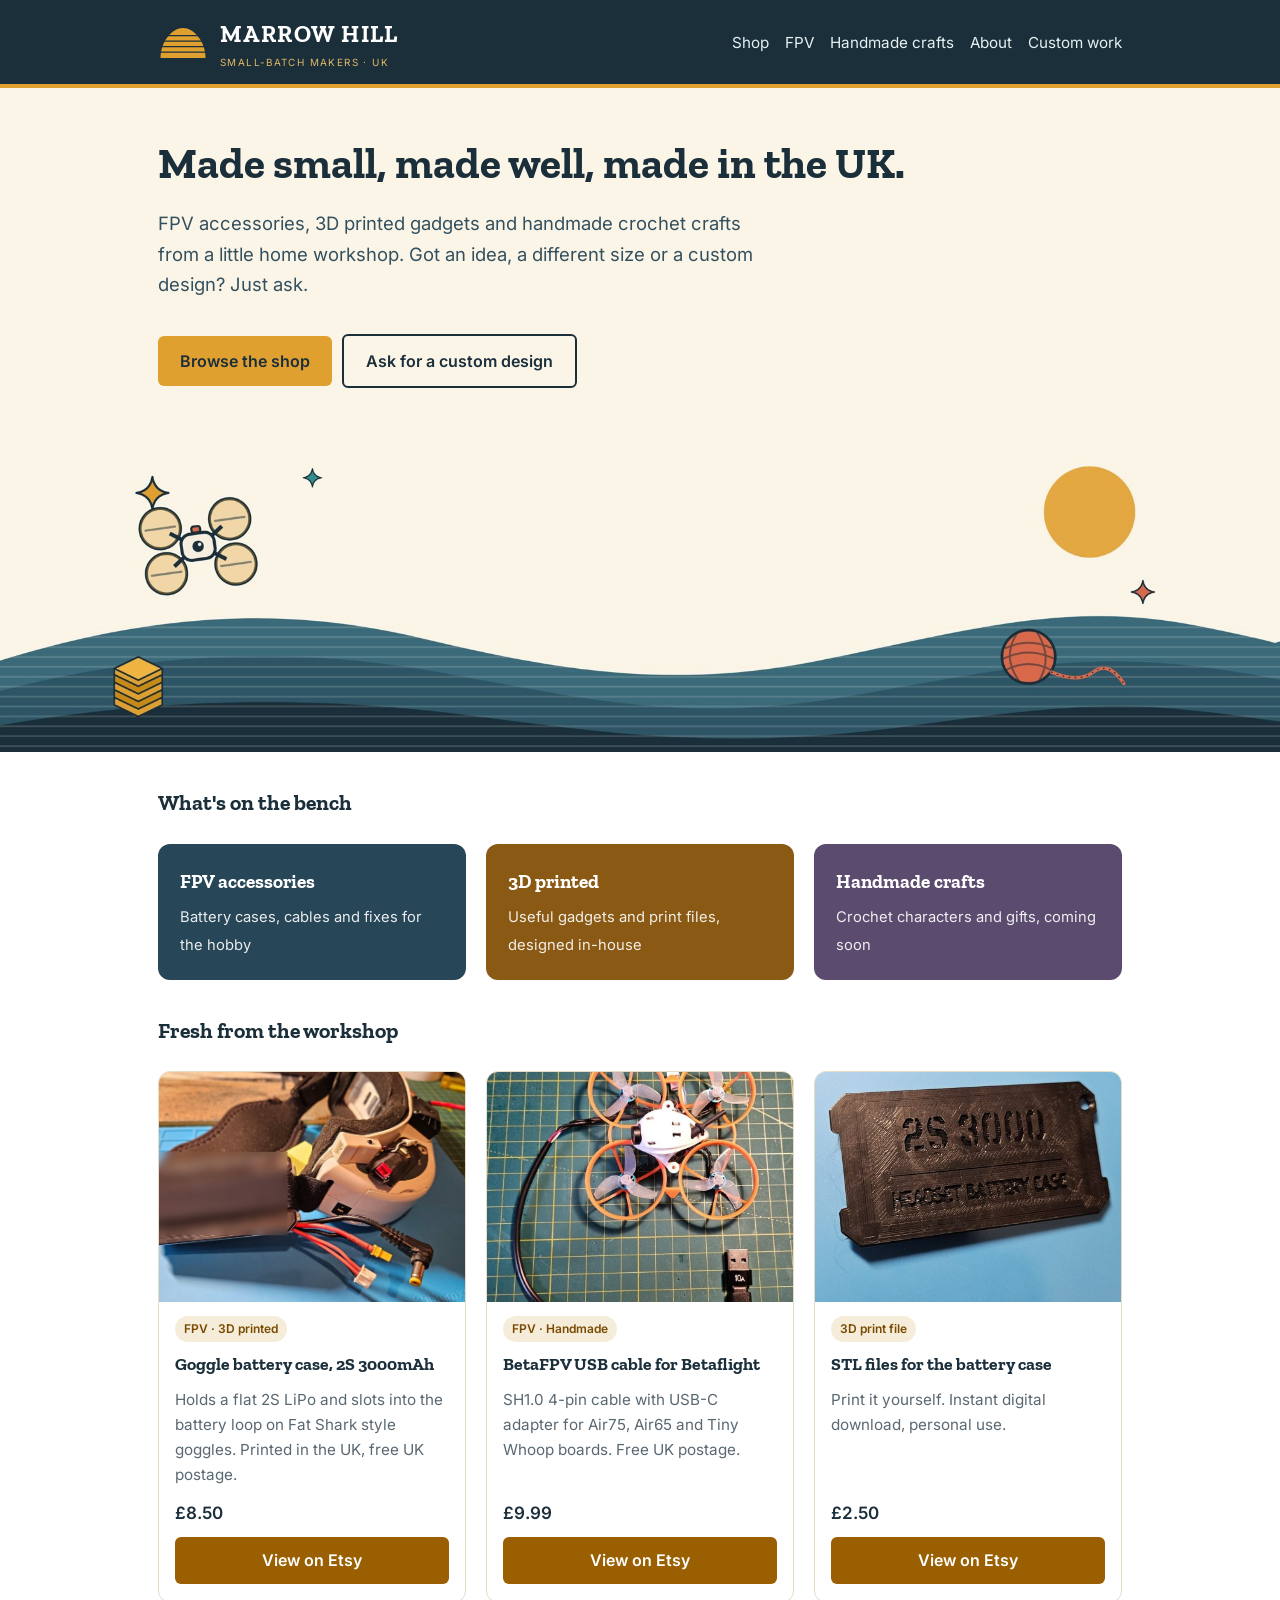
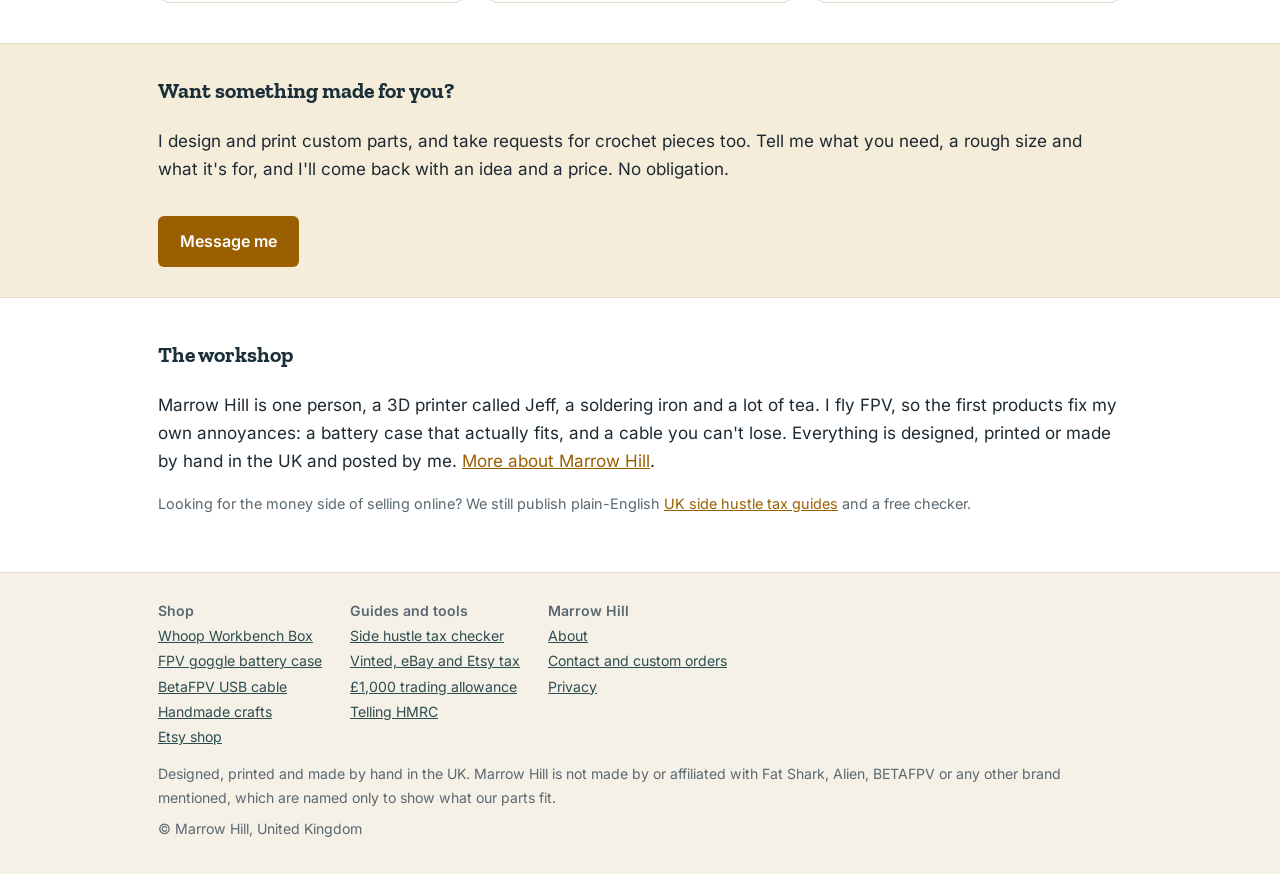
<file: index.html>
<!doctype html><html lang="en-GB"><head><meta charset="utf-8"><meta name="viewport" content="width=device-width,initial-scale=1"><title>Marrow Hill | Small-Batch FPV Accessories, 3D Prints and Handmade Crafts, UK</title><meta name="description" content="A small UK workshop making FPV accessories, 3D printed gadgets and handmade crochet gifts. Custom designs and prints welcome."><link rel="canonical" href="https://marrowhill.co.uk/"><meta property="og:title" content="Marrow Hill | Small-Batch FPV Parts, 3D Prints and Handmade Gifts, UK"><meta property="og:description" content="A small UK workshop making FPV accessories, 3D printed gadgets and handmade crochet gifts. Custom designs and prints welcome."><meta property="og:image" content="https://marrowhill.co.uk/og-image.png"><meta property="og:type" content="website"><link rel="icon" type="image/png" href="favicon.png"><link rel="apple-touch-icon" href="favicon.png"><link rel="stylesheet" href="style.css"></head><body>
<header class="top"><div class="w"><a class="brand" href="index.html"><svg viewBox="0 0 200 130" aria-hidden="true"><defs><mask id="hm"><rect width="200" height="130" fill="#000"/><path d="M10 128C10 60 58 8 100 8s90 52 90 120z" fill="#fff"/><rect y="36" width="200" height="5"/><rect y="58" width="200" height="5"/><rect y="80" width="200" height="5"/><rect y="102" width="200" height="5"/></mask></defs><rect width="200" height="130" fill="#e0a030" mask="url(#hm)"/></svg><span>Marrow Hill<small>Small-batch makers · UK</small></span></a><nav><a href="shop.html">Shop</a><a href="fpv-goggle-battery-case.html">FPV</a><a href="shop.html#handmade">Handmade crafts</a><a href="about.html">About</a><a href="contact.html">Custom work</a></nav></div></header>
<section class="hero"><div class="wide"><h1>Made small, made well, made in the UK.</h1><p>FPV accessories, 3D printed gadgets and handmade crochet crafts from a little home workshop. Got an idea, a different size or a custom design? Just ask.</p><p><a class="btn" href="shop.html">Browse the shop</a><a class="btn alt" href="contact.html">Ask for a custom design</a></p></div></section><img class="scene" src="mh-scene.jpg" alt="Illustration of rolling hills with a tiny drone, a ball of yarn and a stack of 3D printed layers">
<main class="wide">
<h2>What's on the bench</h2>
<div class="grid"><a class="cat c1" href="shop.html#fpv"><b>FPV accessories</b><span>Battery cases, cables and fixes for the hobby</span></a><a class="cat c2" href="shop.html#printed"><b>3D printed</b><span>Useful gadgets and print files, designed in-house</span></a><a class="cat c3" href="shop.html#handmade"><b>Handmade crafts</b><span>Crochet characters and gifts, coming soon</span></a></div>
<h2>Fresh from the workshop</h2>
<div class="grid"><div class="tile"><img src="mh-case-goggles.jpg" alt="Goggle battery case, 2S 3000mAh" loading="lazy"><div class="b"><span class="tag">FPV · 3D printed</span><h3>Goggle battery case, 2S 3000mAh</h3><p>Holds a flat 2S LiPo and slots into the battery loop on Fat Shark style goggles. Printed in the UK, free UK postage.</p><div class="price">£8.50</div><a class="btn" href="https://www.etsy.com/uk/listing/4603410713/battery-case-for-fpv-goggles-3d-printed" style="margin-top:10px">View on Etsy</a></div></div><div class="tile"><img src="mh-cable.jpg" alt="BetaFPV USB cable for Betaflight" loading="lazy"><div class="b"><span class="tag">FPV · Handmade</span><h3>BetaFPV USB cable for Betaflight</h3><p>SH1.0 4-pin cable with USB-C adapter for Air75, Air65 and Tiny Whoop boards. Free UK postage.</p><div class="price">£9.99</div><a class="btn" href="https://www.etsy.com/uk/listing/4603414697/usb-data-cable-for-betafpv-drones-sh10-4" style="margin-top:10px">View on Etsy</a></div></div><div class="tile"><img src="mh-lid.jpg" alt="STL files for the battery case" loading="lazy"><div class="b"><span class="tag">3D print file</span><h3>STL files for the battery case</h3><p>Print it yourself. Instant digital download, personal use.</p><div class="price">£2.50</div><a class="btn" href="https://www.etsy.com/uk/listing/4603397203/stl-files-2s-3000mah-headset-battery" style="margin-top:10px">View on Etsy</a></div></div></div>
</main>
<div class="band2"><div class="wide"><h2 style="margin-top:0">Want something made for you?</h2><p>I design and print custom parts, and take requests for crochet pieces too. Tell me what you need, a rough size and what it's for, and I'll come back with an idea and a price. No obligation.</p><a class="btn" href="contact.html">Message me</a></div></div>
<main class="wide"><h2>The workshop</h2><p>Marrow Hill is one person, a 3D printer called Jeff, a soldering iron and a lot of tea. I fly FPV, so the first products fix my own annoyances: a battery case that actually fits, and a cable you can't lose. Everything is designed, printed or made by hand in the UK and posted by me. <a href="about.html">More about Marrow Hill</a>.</p>
<p class="mut">Looking for the money side of selling online? We still publish plain-English <a href="tax-checker.html">UK side hustle tax guides</a> and a free checker.</p></main>
<footer><div class="w"><div class="cols"><div><b>Shop</b><a href="whoop-workbench-box.html">Whoop Workbench Box</a><a href="fpv-goggle-battery-case.html">FPV goggle battery case</a><a href="betafpv-usb-cable.html">BetaFPV USB cable</a><a href="shop.html#handmade">Handmade crafts</a><a href="https://www.etsy.com/uk/shop/MarrowHillUK">Etsy shop</a></div><div><b>Guides and tools</b><a href="tax-checker.html">Side hustle tax checker</a><a href="vinted-ebay-etsy-tax.html">Vinted, eBay and Etsy tax</a><a href="trading-allowance.html">£1,000 trading allowance</a><a href="do-i-need-to-tell-hmrc.html">Telling HMRC</a></div><div><b>Marrow Hill</b><a href="about.html">About</a><a href="contact.html">Contact and custom orders</a><a href="privacy.html">Privacy</a></div></div>
<p>Designed, printed and made by hand in the UK. Marrow Hill is not made by or affiliated with Fat Shark, Alien, BETAFPV or any other brand mentioned, which are named only to show what our parts fit.</p>
<p>&copy; Marrow Hill, United Kingdom</p></div></footer></body></html>
</file>
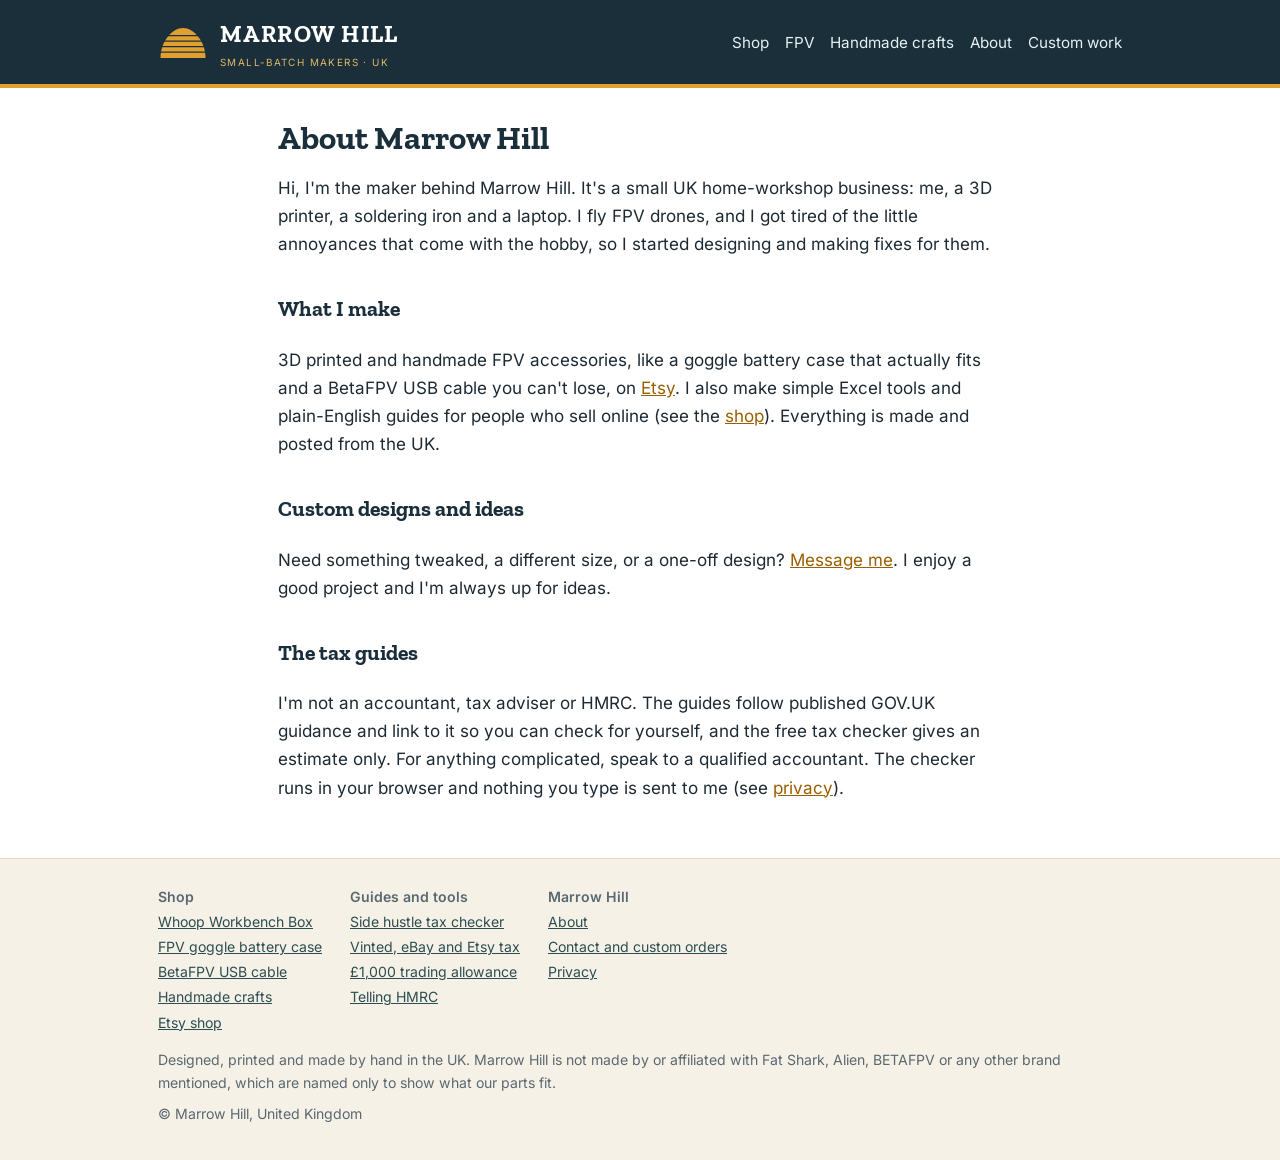
<file: about.html>
<!doctype html><html lang="en-GB"><head><meta charset="utf-8"><meta name="viewport" content="width=device-width,initial-scale=1"><title>About Marrow Hill | UK side-hustle tax guides and tools</title><meta name="description" content="Marrow Hill is a small UK business making plain-English tax guides and simple tools for people who sell online."><link rel="canonical" href="https://marrowhill.co.uk/about.html"><link rel="icon" type="image/png" href="favicon.png"><link rel="apple-touch-icon" href="favicon.png"><link rel="stylesheet" href="style.css"></head><body>
<header class="top"><div class="w"><a class="brand" href="index.html"><svg viewBox="0 0 200 130" aria-hidden="true"><defs><mask id="hm"><rect width="200" height="130" fill="#000"/><path d="M10 128C10 60 58 8 100 8s90 52 90 120z" fill="#fff"/><rect y="36" width="200" height="5"/><rect y="58" width="200" height="5"/><rect y="80" width="200" height="5"/><rect y="102" width="200" height="5"/></mask></defs><rect width="200" height="130" fill="#e0a030" mask="url(#hm)"/></svg><span>Marrow Hill<small>Small-batch makers · UK</small></span></a><nav><a href="shop.html">Shop</a><a href="fpv-goggle-battery-case.html">FPV</a><a href="shop.html#handmade">Handmade crafts</a><a href="about.html">About</a><a href="contact.html">Custom work</a></nav></div></header>
<main class="w"><h1>About Marrow Hill</h1>
<p>Hi, I'm the maker behind Marrow Hill. It's a small UK home-workshop business: me, a 3D printer, a soldering iron and a laptop. I fly FPV drones, and I got tired of the little annoyances that come with the hobby, so I started designing and making fixes for them.</p>
<h2>What I make</h2>
<p>3D printed and handmade FPV accessories, like a goggle battery case that actually fits and a BetaFPV USB cable you can't lose, on <a href="https://www.etsy.com/uk/shop/MarrowHillUK">Etsy</a>. I also make simple Excel tools and plain-English guides for people who sell online (see the <a href="shop.html">shop</a>). Everything is made and posted from the UK.</p>
<h2>Custom designs and ideas</h2>
<p>Need something tweaked, a different size, or a one-off design? <a href="contact.html">Message me</a>. I enjoy a good project and I'm always up for ideas.</p>
<h2>The tax guides</h2>
<p>I'm not an accountant, tax adviser or HMRC. The guides follow published GOV.UK guidance and link to it so you can check for yourself, and the free tax checker gives an estimate only. For anything complicated, speak to a qualified accountant. The checker runs in your browser and nothing you type is sent to me (see <a href="privacy.html">privacy</a>).</p>
</main>
<footer><div class="w"><div class="cols"><div><b>Shop</b><a href="whoop-workbench-box.html">Whoop Workbench Box</a><a href="fpv-goggle-battery-case.html">FPV goggle battery case</a><a href="betafpv-usb-cable.html">BetaFPV USB cable</a><a href="shop.html#handmade">Handmade crafts</a><a href="https://www.etsy.com/uk/shop/MarrowHillUK">Etsy shop</a></div><div><b>Guides and tools</b><a href="tax-checker.html">Side hustle tax checker</a><a href="vinted-ebay-etsy-tax.html">Vinted, eBay and Etsy tax</a><a href="trading-allowance.html">£1,000 trading allowance</a><a href="do-i-need-to-tell-hmrc.html">Telling HMRC</a></div><div><b>Marrow Hill</b><a href="about.html">About</a><a href="contact.html">Contact and custom orders</a><a href="privacy.html">Privacy</a></div></div>
<p>Designed, printed and made by hand in the UK. Marrow Hill is not made by or affiliated with Fat Shark, Alien, BETAFPV or any other brand mentioned, which are named only to show what our parts fit.</p>
<p>&copy; Marrow Hill, United Kingdom</p></div></footer></body></html>
</file>
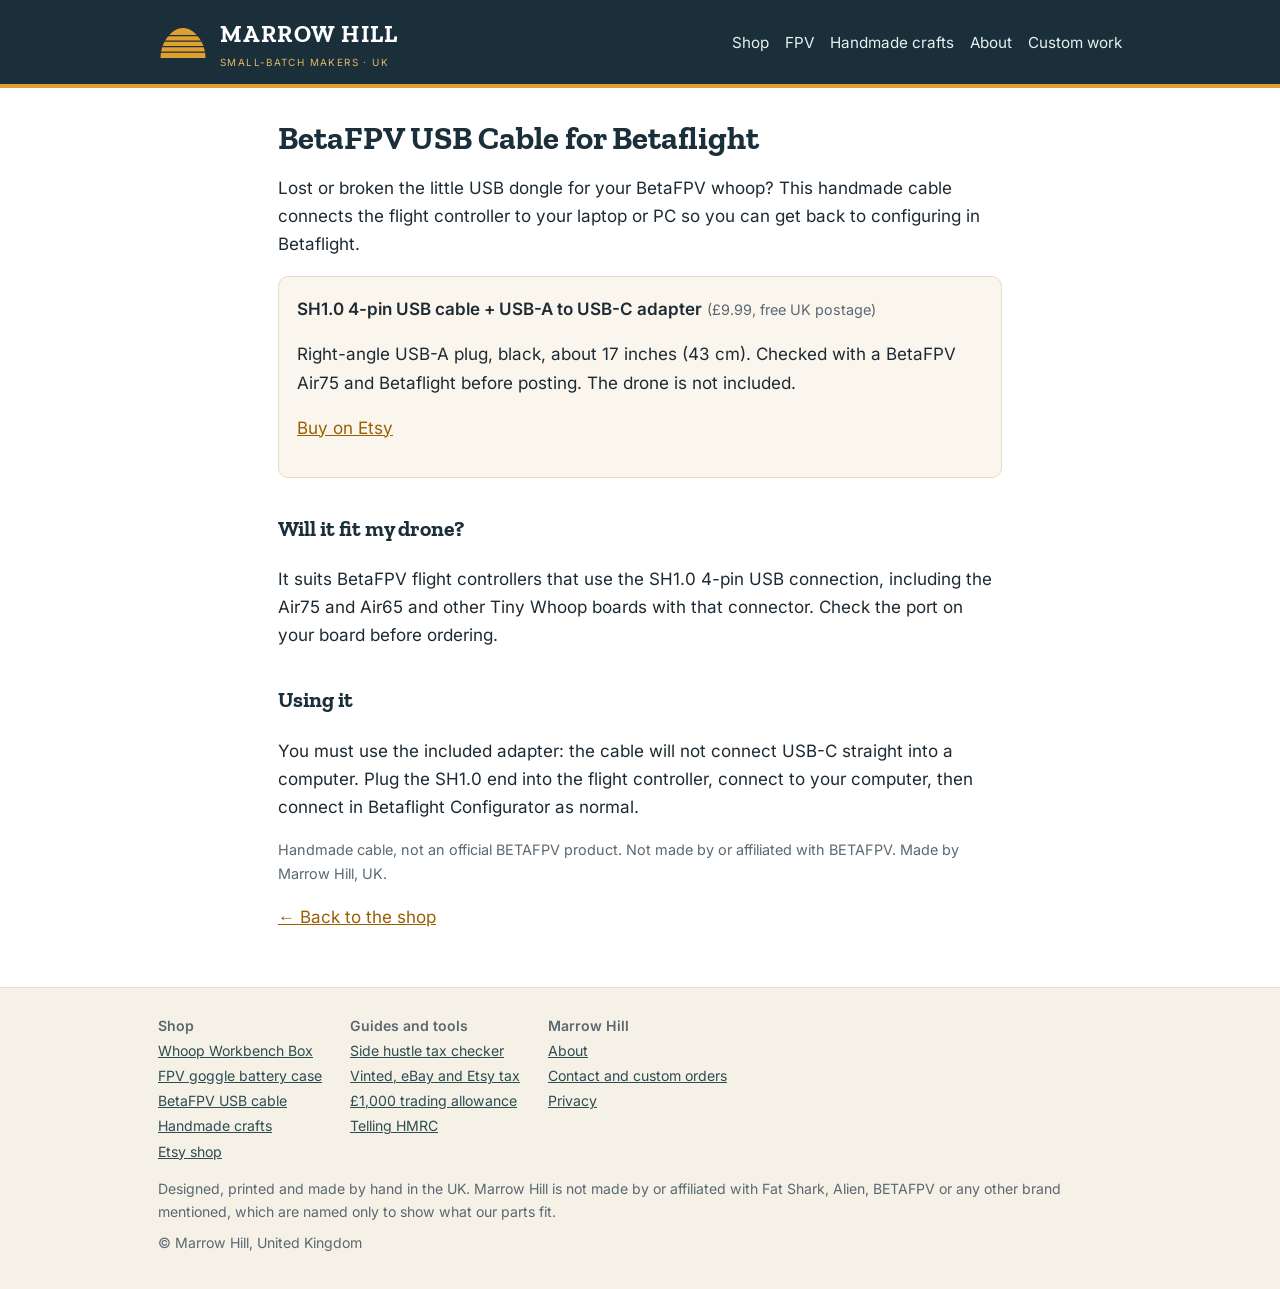
<file: betafpv-usb-cable.html>
<!doctype html><html lang="en-GB"><head><meta charset="utf-8"><meta name="viewport" content="width=device-width,initial-scale=1"><title>BetaFPV USB Cable for Betaflight (SH1.0 4-pin, Air75, Air65) | Marrow Hill</title><meta name="description" content="Lost or broken the BetaFPV USB dongle? A handmade UK SH1.0 4-pin USB cable with USB-C adapter to connect Air75, Air65 and Tiny Whoop boards to Betaflight. Free UK postage."><link rel="canonical" href="https://marrowhill.co.uk/betafpv-usb-cable.html"><link rel="icon" type="image/png" href="favicon.png"><link rel="apple-touch-icon" href="favicon.png"><link rel="stylesheet" href="style.css"><script type="application/ld+json">{"@context": "https://schema.org", "@type": "Product", "name": "BetaFPV SH1.0 USB Cable for Betaflight with USB-C adapter", "description": "Handmade SH1.0 4-pin USB cable for BetaFPV Air75, Air65 and Tiny Whoop boards, with USB-C adapter.", "brand": {"@type": "Brand", "name": "Marrow Hill"}, "offers": {"@type": "Offer", "priceCurrency": "GBP", "price": "9.99", "url": "https://www.etsy.com/uk/listing/4603414697/usb-data-cable-for-betafpv-drones-sh10-4", "availability": "https://schema.org/InStock", "seller": {"@type": "Organization", "name": "Marrow Hill"}}}</script></head><body>
<header class="top"><div class="w"><a class="brand" href="index.html"><svg viewBox="0 0 200 130" aria-hidden="true"><defs><mask id="hm"><rect width="200" height="130" fill="#000"/><path d="M10 128C10 60 58 8 100 8s90 52 90 120z" fill="#fff"/><rect y="36" width="200" height="5"/><rect y="58" width="200" height="5"/><rect y="80" width="200" height="5"/><rect y="102" width="200" height="5"/></mask></defs><rect width="200" height="130" fill="#e0a030" mask="url(#hm)"/></svg><span>Marrow Hill<small>Small-batch makers · UK</small></span></a><nav><a href="shop.html">Shop</a><a href="fpv-goggle-battery-case.html">FPV</a><a href="shop.html#handmade">Handmade crafts</a><a href="about.html">About</a><a href="contact.html">Custom work</a></nav></div></header>
<main class="w"><h1>BetaFPV USB Cable for Betaflight</h1>
<p>Lost or broken the little USB dongle for your BetaFPV whoop? This handmade cable connects the flight controller to your laptop or PC so you can get back to configuring in Betaflight.</p>
<div class="card"><b>SH1.0 4-pin USB cable + USB-A to USB-C adapter</b> <span class="mut">(£9.99, free UK postage)</span><p>Right-angle USB-A plug, black, about 17 inches (43 cm). Checked with a BetaFPV Air75 and Betaflight before posting. The drone is not included.</p><p><a href="https://www.etsy.com/uk/listing/4603414697/usb-data-cable-for-betafpv-drones-sh10-4">Buy on Etsy</a></p></div>
<h2>Will it fit my drone?</h2>
<p>It suits BetaFPV flight controllers that use the SH1.0 4-pin USB connection, including the Air75 and Air65 and other Tiny Whoop boards with that connector. Check the port on your board before ordering.</p>
<h2>Using it</h2>
<p>You must use the included adapter: the cable will not connect USB-C straight into a computer. Plug the SH1.0 end into the flight controller, connect to your computer, then connect in Betaflight Configurator as normal.</p>
<p class="mut">Handmade cable, not an official BETAFPV product. Not made by or affiliated with BETAFPV. Made by Marrow Hill, UK.</p>
<p><a href="shop.html">&larr; Back to the shop</a></p></main>
<footer><div class="w"><div class="cols"><div><b>Shop</b><a href="whoop-workbench-box.html">Whoop Workbench Box</a><a href="fpv-goggle-battery-case.html">FPV goggle battery case</a><a href="betafpv-usb-cable.html">BetaFPV USB cable</a><a href="shop.html#handmade">Handmade crafts</a><a href="https://www.etsy.com/uk/shop/MarrowHillUK">Etsy shop</a></div><div><b>Guides and tools</b><a href="tax-checker.html">Side hustle tax checker</a><a href="vinted-ebay-etsy-tax.html">Vinted, eBay and Etsy tax</a><a href="trading-allowance.html">£1,000 trading allowance</a><a href="do-i-need-to-tell-hmrc.html">Telling HMRC</a></div><div><b>Marrow Hill</b><a href="about.html">About</a><a href="contact.html">Contact and custom orders</a><a href="privacy.html">Privacy</a></div></div>
<p>Designed, printed and made by hand in the UK. Marrow Hill is not made by or affiliated with Fat Shark, Alien, BETAFPV or any other brand mentioned, which are named only to show what our parts fit.</p>
<p>&copy; Marrow Hill, United Kingdom</p></div></footer></body></html>
</file>
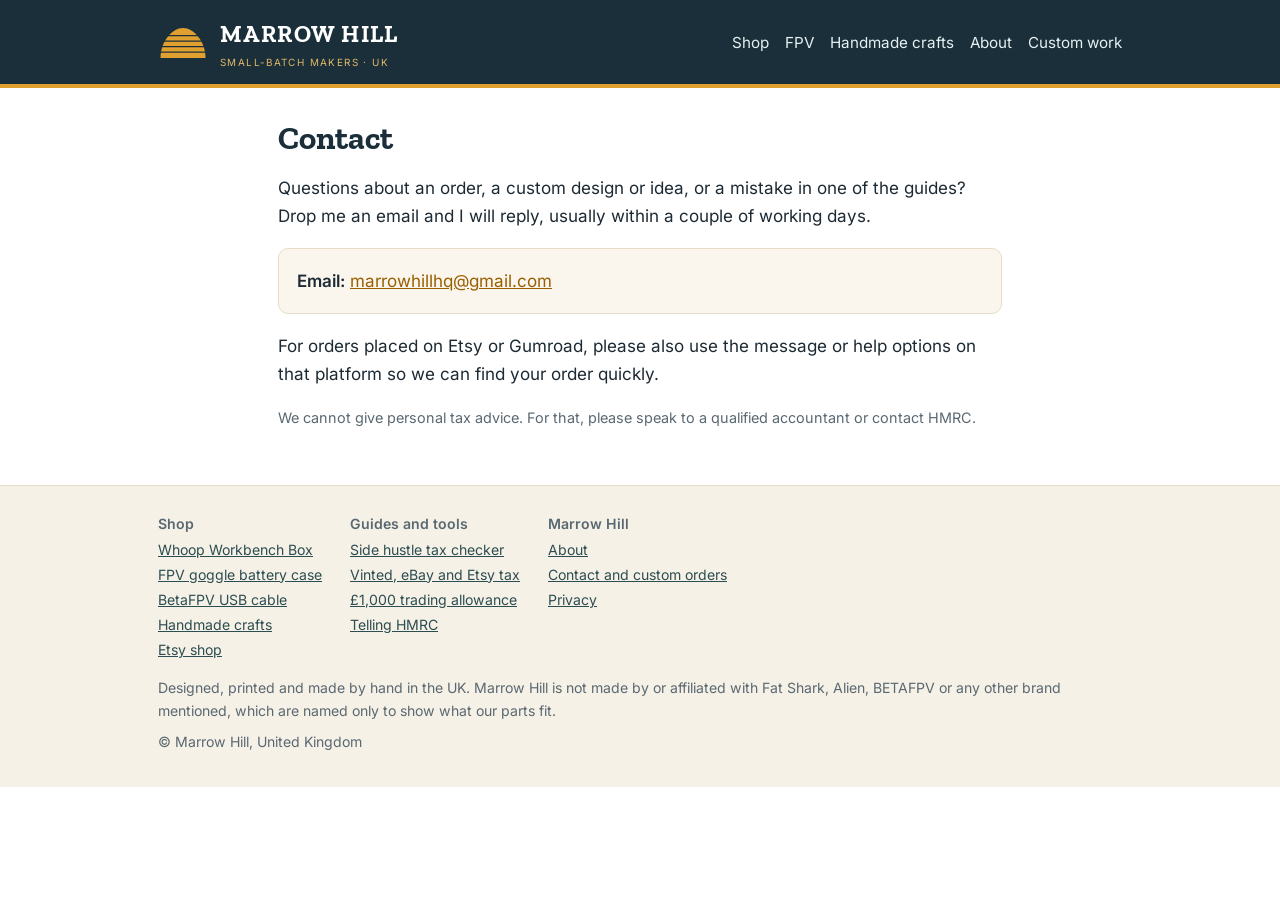
<file: contact.html>
<!doctype html><html lang="en-GB"><head><meta charset="utf-8"><meta name="viewport" content="width=device-width,initial-scale=1"><title>Contact Marrow Hill</title><meta name="description" content="How to contact Marrow Hill about our tools, guides or orders."><link rel="canonical" href="https://marrowhill.co.uk/contact.html"><link rel="icon" type="image/png" href="favicon.png"><link rel="apple-touch-icon" href="favicon.png"><link rel="stylesheet" href="style.css"></head><body>
<header class="top"><div class="w"><a class="brand" href="index.html"><svg viewBox="0 0 200 130" aria-hidden="true"><defs><mask id="hm"><rect width="200" height="130" fill="#000"/><path d="M10 128C10 60 58 8 100 8s90 52 90 120z" fill="#fff"/><rect y="36" width="200" height="5"/><rect y="58" width="200" height="5"/><rect y="80" width="200" height="5"/><rect y="102" width="200" height="5"/></mask></defs><rect width="200" height="130" fill="#e0a030" mask="url(#hm)"/></svg><span>Marrow Hill<small>Small-batch makers · UK</small></span></a><nav><a href="shop.html">Shop</a><a href="fpv-goggle-battery-case.html">FPV</a><a href="shop.html#handmade">Handmade crafts</a><a href="about.html">About</a><a href="contact.html">Custom work</a></nav></div></header>
<main class="w"><h1>Contact</h1>
<p>Questions about an order, a custom design or idea, or a mistake in one of the guides? Drop me an email and I will reply, usually within a couple of working days.</p>
<div class="card"><b>Email:</b> <a href="mailto:marrowhillhq@gmail.com">marrowhillhq@gmail.com</a></div>
<p>For orders placed on Etsy or Gumroad, please also use the message or help options on that platform so we can find your order quickly.</p>
<p class="mut">We cannot give personal tax advice. For that, please speak to a qualified accountant or contact HMRC.</p></main>
<footer><div class="w"><div class="cols"><div><b>Shop</b><a href="whoop-workbench-box.html">Whoop Workbench Box</a><a href="fpv-goggle-battery-case.html">FPV goggle battery case</a><a href="betafpv-usb-cable.html">BetaFPV USB cable</a><a href="shop.html#handmade">Handmade crafts</a><a href="https://www.etsy.com/uk/shop/MarrowHillUK">Etsy shop</a></div><div><b>Guides and tools</b><a href="tax-checker.html">Side hustle tax checker</a><a href="vinted-ebay-etsy-tax.html">Vinted, eBay and Etsy tax</a><a href="trading-allowance.html">£1,000 trading allowance</a><a href="do-i-need-to-tell-hmrc.html">Telling HMRC</a></div><div><b>Marrow Hill</b><a href="about.html">About</a><a href="contact.html">Contact and custom orders</a><a href="privacy.html">Privacy</a></div></div>
<p>Designed, printed and made by hand in the UK. Marrow Hill is not made by or affiliated with Fat Shark, Alien, BETAFPV or any other brand mentioned, which are named only to show what our parts fit.</p>
<p>&copy; Marrow Hill, United Kingdom</p></div></footer></body></html>
</file>
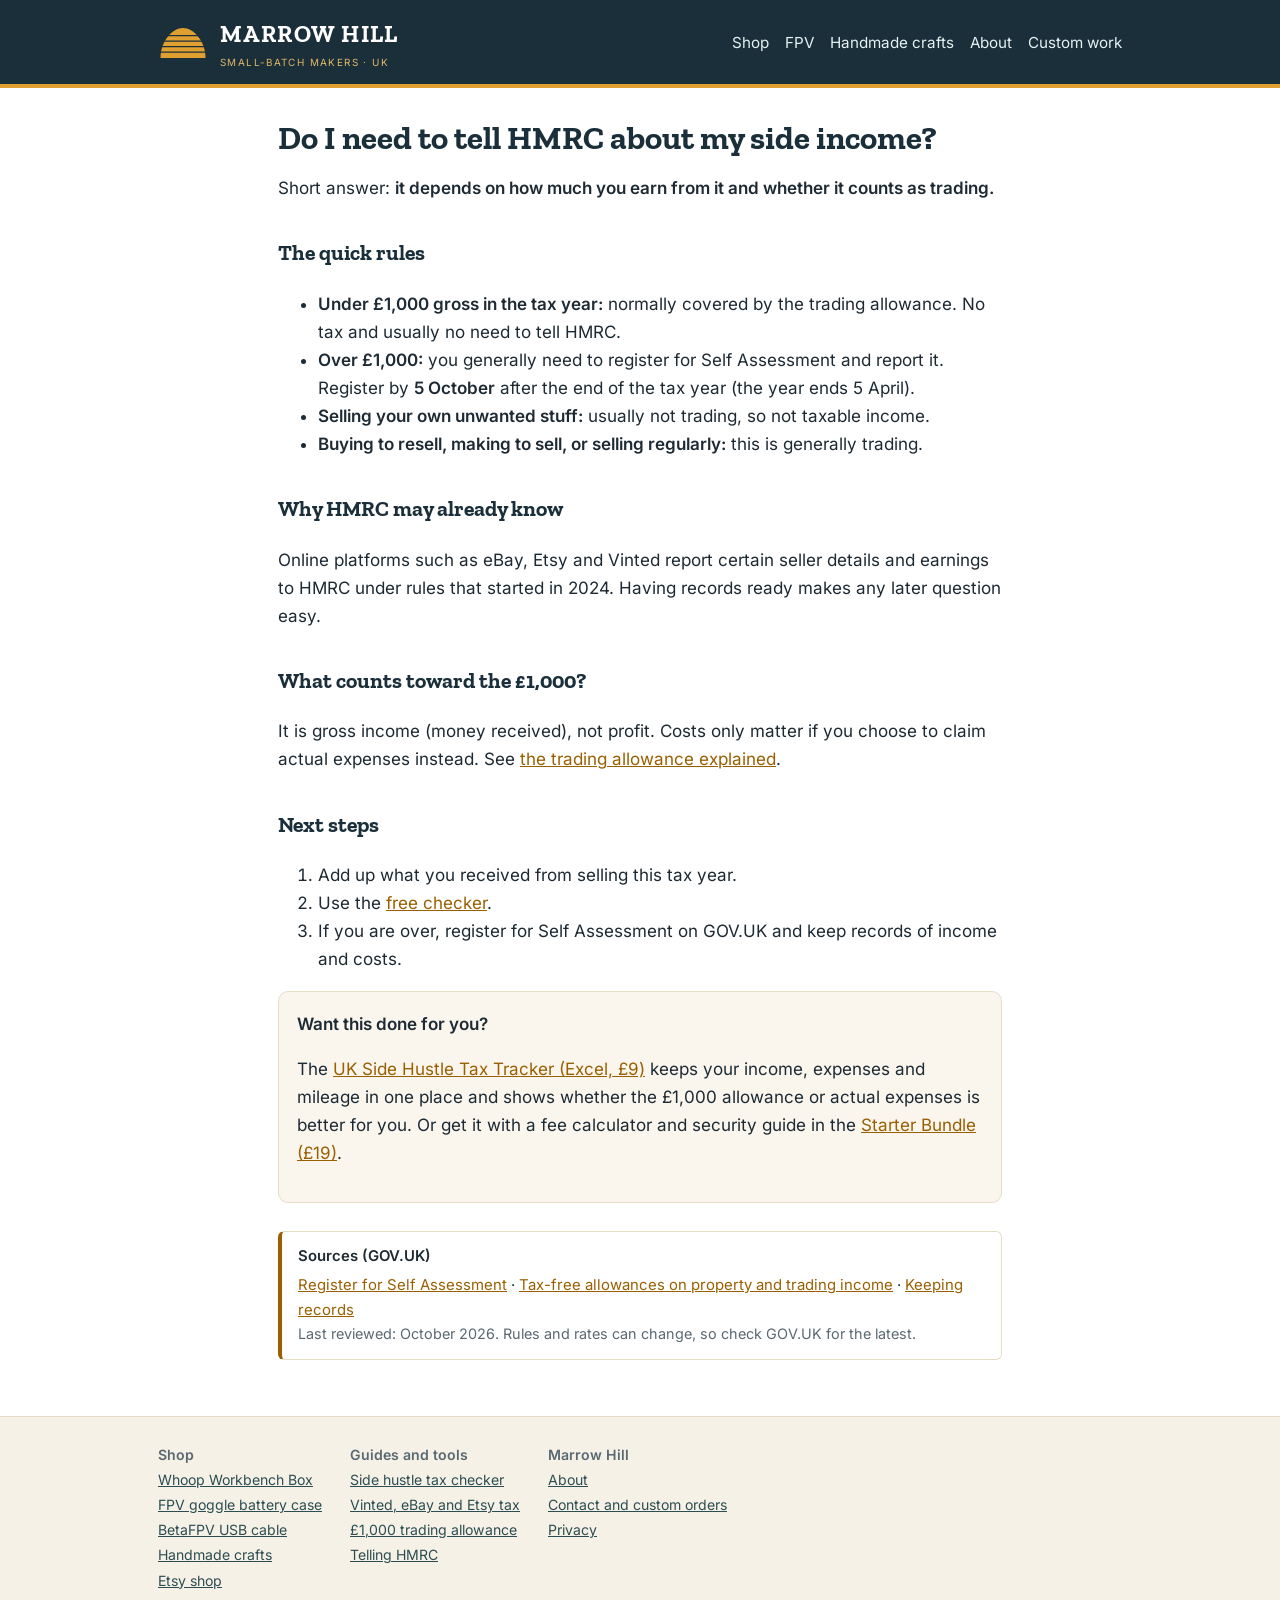
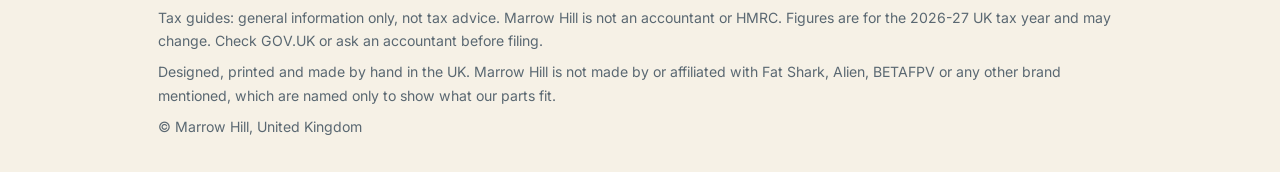
<file: do-i-need-to-tell-hmrc.html>
<!doctype html><html lang="en-GB"><head><meta charset="utf-8"><meta name="viewport" content="width=device-width,initial-scale=1"><title>Do I Need to Tell HMRC About My Side Income? (UK 2026-27)</title><meta name="description" content="Plain-English answer on when UK side hustle income must be reported to HMRC, the £1,000 allowance and the 5 October deadline."><link rel="canonical" href="https://marrowhill.co.uk/do-i-need-to-tell-hmrc.html"><link rel="icon" type="image/png" href="favicon.png"><link rel="apple-touch-icon" href="favicon.png"><link rel="stylesheet" href="style.css"></head><body>
<header class="top"><div class="w"><a class="brand" href="index.html"><svg viewBox="0 0 200 130" aria-hidden="true"><defs><mask id="hm"><rect width="200" height="130" fill="#000"/><path d="M10 128C10 60 58 8 100 8s90 52 90 120z" fill="#fff"/><rect y="36" width="200" height="5"/><rect y="58" width="200" height="5"/><rect y="80" width="200" height="5"/><rect y="102" width="200" height="5"/></mask></defs><rect width="200" height="130" fill="#e0a030" mask="url(#hm)"/></svg><span>Marrow Hill<small>Small-batch makers · UK</small></span></a><nav><a href="shop.html">Shop</a><a href="fpv-goggle-battery-case.html">FPV</a><a href="shop.html#handmade">Handmade crafts</a><a href="about.html">About</a><a href="contact.html">Custom work</a></nav></div></header>
<main class="w">
<h1>Do I need to tell HMRC about my side income?</h1>
<p>Short answer: <b>it depends on how much you earn from it and whether it counts as trading.</b></p>
<h2>The quick rules</h2><ul>
<li><b>Under £1,000 gross in the tax year:</b> normally covered by the trading allowance. No tax and usually no need to tell HMRC.</li>
<li><b>Over £1,000:</b> you generally need to register for Self Assessment and report it. Register by <b>5 October</b> after the end of the tax year (the year ends 5 April).</li>
<li><b>Selling your own unwanted stuff:</b> usually not trading, so not taxable income.</li>
<li><b>Buying to resell, making to sell, or selling regularly:</b> this is generally trading.</li></ul>
<h2>Why HMRC may already know</h2>
<p>Online platforms such as eBay, Etsy and Vinted report certain seller details and earnings to HMRC under rules that started in 2024. Having records ready makes any later question easy.</p>
<h2>What counts toward the £1,000?</h2>
<p>It is gross income (money received), not profit. Costs only matter if you choose to claim actual expenses instead. See <a href="trading-allowance.html">the trading allowance explained</a>.</p>
<h2>Next steps</h2><ol><li>Add up what you received from selling this tax year.</li><li>Use the <a href="tax-checker.html">free checker</a>.</li><li>If you are over, register for Self Assessment on GOV.UK and keep records of income and costs.</li></ol><div class="card"><b>Want this done for you?</b><p>The <a href="https://marrowhill.gumroad.com/l/vqiohp">UK Side Hustle Tax Tracker (Excel, £9)</a> keeps your income, expenses and mileage in one place and shows whether the £1,000 allowance or actual expenses is better for you. Or get it with a fee calculator and security guide in the <a href="https://marrowhill.gumroad.com/l/outxsf">Starter Bundle (£19)</a>.</p></div><div class="src"><b>Sources (GOV.UK)</b><a href="https://www.gov.uk/register-for-self-assessment">Register for Self Assessment</a> &middot; <a href="https://www.gov.uk/guidance/tax-free-allowances-on-property-and-trading-income">Tax-free allowances on property and trading income</a> &middot; <a href="https://www.gov.uk/self-employed-records">Keeping records</a><br><span class="mut">Last reviewed: October 2026. Rules and rates can change, so check GOV.UK for the latest.</span></div></main>
<footer><div class="w"><div class="cols"><div><b>Shop</b><a href="whoop-workbench-box.html">Whoop Workbench Box</a><a href="fpv-goggle-battery-case.html">FPV goggle battery case</a><a href="betafpv-usb-cable.html">BetaFPV USB cable</a><a href="shop.html#handmade">Handmade crafts</a><a href="https://www.etsy.com/uk/shop/MarrowHillUK">Etsy shop</a></div><div><b>Guides and tools</b><a href="tax-checker.html">Side hustle tax checker</a><a href="vinted-ebay-etsy-tax.html">Vinted, eBay and Etsy tax</a><a href="trading-allowance.html">£1,000 trading allowance</a><a href="do-i-need-to-tell-hmrc.html">Telling HMRC</a></div><div><b>Marrow Hill</b><a href="about.html">About</a><a href="contact.html">Contact and custom orders</a><a href="privacy.html">Privacy</a></div></div>
<p>Tax guides: general information only, not tax advice. Marrow Hill is not an accountant or HMRC. Figures are for the 2026-27 UK tax year and may change. Check GOV.UK or ask an accountant before filing.</p><p>Designed, printed and made by hand in the UK. Marrow Hill is not made by or affiliated with Fat Shark, Alien, BETAFPV or any other brand mentioned, which are named only to show what our parts fit.</p>
<p>&copy; Marrow Hill, United Kingdom</p></div></footer></body></html>
</file>
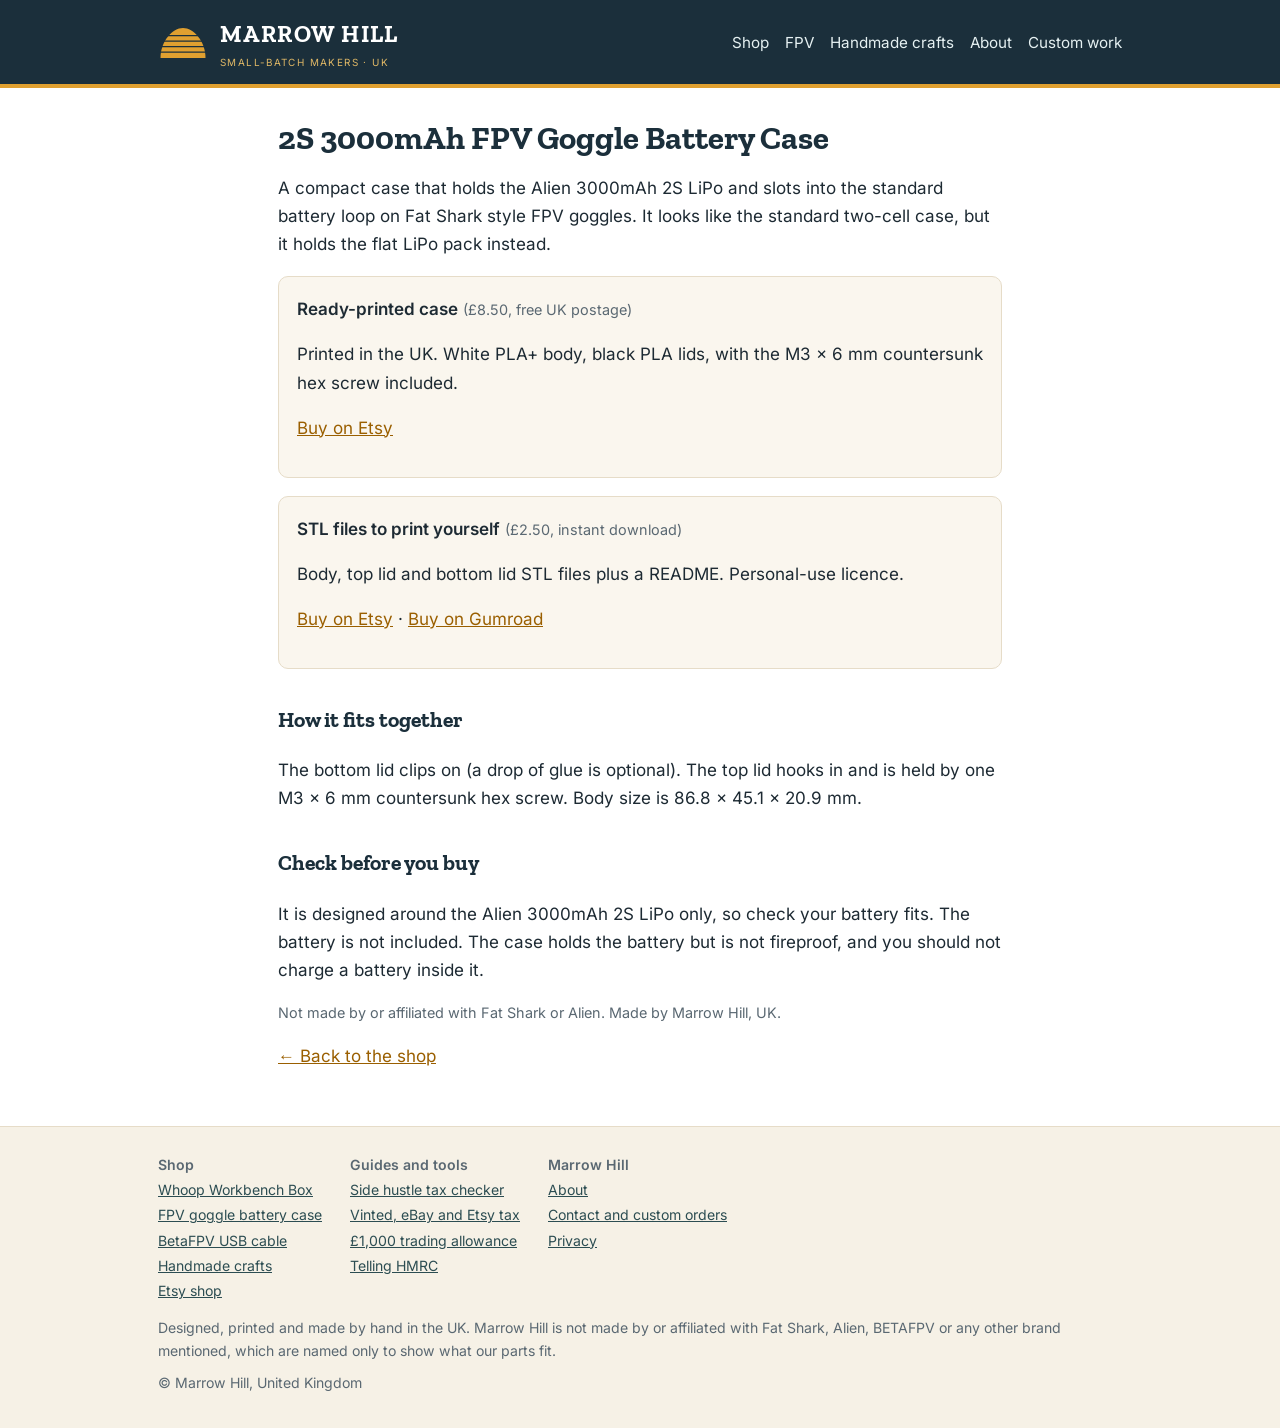
<file: fpv-goggle-battery-case.html>
<!doctype html><html lang="en-GB"><head><meta charset="utf-8"><meta name="viewport" content="width=device-width,initial-scale=1"><title>2S 3000mAh FPV Goggle Battery Case (3D Printed or STL) | Marrow Hill</title><meta name="description" content="A 3D printed case that holds a flat 2S 3000mAh LiPo and slots into the battery loop on Fat Shark style FPV goggles. Buy it printed with free UK postage, or download the STL files."><link rel="canonical" href="https://marrowhill.co.uk/fpv-goggle-battery-case.html"><link rel="icon" type="image/png" href="favicon.png"><link rel="apple-touch-icon" href="favicon.png"><link rel="stylesheet" href="style.css"><script type="application/ld+json">{"@context": "https://schema.org", "@type": "Product", "name": "3D Printed Battery Case for Fat Shark Style FPV Goggles, 2S 3000mAh", "description": "A 3D printed case holding a flat 2S 3000mAh LiPo that slots into the battery loop on Fat Shark style FPV goggles. Printed in the UK.", "brand": {"@type": "Brand", "name": "Marrow Hill"}, "offers": {"@type": "Offer", "priceCurrency": "GBP", "price": "8.50", "url": "https://www.etsy.com/uk/listing/4603410713/battery-case-for-fpv-goggles-3d-printed", "availability": "https://schema.org/InStock", "seller": {"@type": "Organization", "name": "Marrow Hill"}}}</script></head><body>
<header class="top"><div class="w"><a class="brand" href="index.html"><svg viewBox="0 0 200 130" aria-hidden="true"><defs><mask id="hm"><rect width="200" height="130" fill="#000"/><path d="M10 128C10 60 58 8 100 8s90 52 90 120z" fill="#fff"/><rect y="36" width="200" height="5"/><rect y="58" width="200" height="5"/><rect y="80" width="200" height="5"/><rect y="102" width="200" height="5"/></mask></defs><rect width="200" height="130" fill="#e0a030" mask="url(#hm)"/></svg><span>Marrow Hill<small>Small-batch makers · UK</small></span></a><nav><a href="shop.html">Shop</a><a href="fpv-goggle-battery-case.html">FPV</a><a href="shop.html#handmade">Handmade crafts</a><a href="about.html">About</a><a href="contact.html">Custom work</a></nav></div></header>
<main class="w"><h1>2S 3000mAh FPV Goggle Battery Case</h1>
<p>A compact case that holds the Alien 3000mAh 2S LiPo and slots into the standard battery loop on Fat Shark style FPV goggles. It looks like the standard two-cell case, but it holds the flat LiPo pack instead.</p>
<div class="card"><b>Ready-printed case</b> <span class="mut">(£8.50, free UK postage)</span><p>Printed in the UK. White PLA+ body, black PLA lids, with the M3 x 6 mm countersunk hex screw included.</p><p><a href="https://www.etsy.com/uk/listing/4603410713/battery-case-for-fpv-goggles-3d-printed">Buy on Etsy</a></p></div>
<div class="card"><b>STL files to print yourself</b> <span class="mut">(£2.50, instant download)</span><p>Body, top lid and bottom lid STL files plus a README. Personal-use licence.</p><p><a href="https://www.etsy.com/uk/listing/4603397203/stl-files-2s-3000mah-headset-battery">Buy on Etsy</a> &middot; <a href="https://marrowhill.gumroad.com/l/ffzdti">Buy on Gumroad</a></p></div>
<h2>How it fits together</h2>
<p>The bottom lid clips on (a drop of glue is optional). The top lid hooks in and is held by one M3 x 6 mm countersunk hex screw. Body size is 86.8 x 45.1 x 20.9 mm.</p>
<h2>Check before you buy</h2>
<p>It is designed around the Alien 3000mAh 2S LiPo only, so check your battery fits. The battery is not included. The case holds the battery but is not fireproof, and you should not charge a battery inside it.</p>
<p class="mut">Not made by or affiliated with Fat Shark or Alien. Made by Marrow Hill, UK.</p>
<p><a href="shop.html">&larr; Back to the shop</a></p></main>
<footer><div class="w"><div class="cols"><div><b>Shop</b><a href="whoop-workbench-box.html">Whoop Workbench Box</a><a href="fpv-goggle-battery-case.html">FPV goggle battery case</a><a href="betafpv-usb-cable.html">BetaFPV USB cable</a><a href="shop.html#handmade">Handmade crafts</a><a href="https://www.etsy.com/uk/shop/MarrowHillUK">Etsy shop</a></div><div><b>Guides and tools</b><a href="tax-checker.html">Side hustle tax checker</a><a href="vinted-ebay-etsy-tax.html">Vinted, eBay and Etsy tax</a><a href="trading-allowance.html">£1,000 trading allowance</a><a href="do-i-need-to-tell-hmrc.html">Telling HMRC</a></div><div><b>Marrow Hill</b><a href="about.html">About</a><a href="contact.html">Contact and custom orders</a><a href="privacy.html">Privacy</a></div></div>
<p>Designed, printed and made by hand in the UK. Marrow Hill is not made by or affiliated with Fat Shark, Alien, BETAFPV or any other brand mentioned, which are named only to show what our parts fit.</p>
<p>&copy; Marrow Hill, United Kingdom</p></div></footer></body></html>
</file>
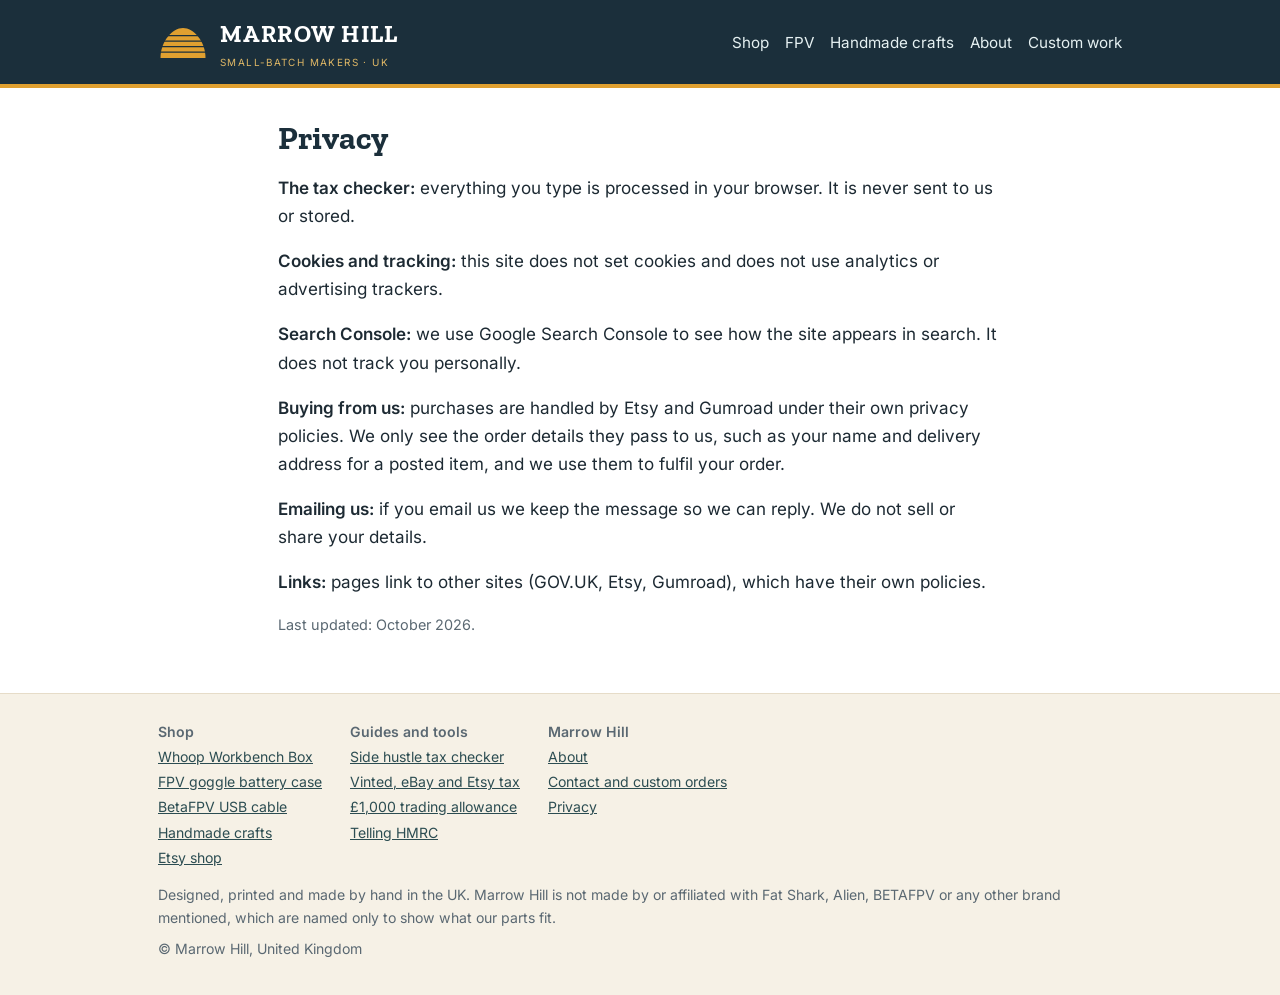
<file: privacy.html>
<!doctype html><html lang="en-GB"><head><meta charset="utf-8"><meta name="viewport" content="width=device-width,initial-scale=1"><title>Privacy | Marrow Hill</title><meta name="description" content="How Marrow Hill handles your data: no cookies, no tracking, and the tax checker runs entirely in your browser."><link rel="canonical" href="https://marrowhill.co.uk/privacy.html"><link rel="icon" type="image/png" href="favicon.png"><link rel="apple-touch-icon" href="favicon.png"><link rel="stylesheet" href="style.css"></head><body>
<header class="top"><div class="w"><a class="brand" href="index.html"><svg viewBox="0 0 200 130" aria-hidden="true"><defs><mask id="hm"><rect width="200" height="130" fill="#000"/><path d="M10 128C10 60 58 8 100 8s90 52 90 120z" fill="#fff"/><rect y="36" width="200" height="5"/><rect y="58" width="200" height="5"/><rect y="80" width="200" height="5"/><rect y="102" width="200" height="5"/></mask></defs><rect width="200" height="130" fill="#e0a030" mask="url(#hm)"/></svg><span>Marrow Hill<small>Small-batch makers · UK</small></span></a><nav><a href="shop.html">Shop</a><a href="fpv-goggle-battery-case.html">FPV</a><a href="shop.html#handmade">Handmade crafts</a><a href="about.html">About</a><a href="contact.html">Custom work</a></nav></div></header>
<main class="w"><h1>Privacy</h1>
<p><b>The tax checker:</b> everything you type is processed in your browser. It is never sent to us or stored.</p>
<p><b>Cookies and tracking:</b> this site does not set cookies and does not use analytics or advertising trackers.</p>
<p><b>Search Console:</b> we use Google Search Console to see how the site appears in search. It does not track you personally.</p>
<p><b>Buying from us:</b> purchases are handled by Etsy and Gumroad under their own privacy policies. We only see the order details they pass to us, such as your name and delivery address for a posted item, and we use them to fulfil your order.</p>
<p><b>Emailing us:</b> if you email us we keep the message so we can reply. We do not sell or share your details.</p>
<p><b>Links:</b> pages link to other sites (GOV.UK, Etsy, Gumroad), which have their own policies.</p>
<p class="mut">Last updated: October 2026.</p></main>
<footer><div class="w"><div class="cols"><div><b>Shop</b><a href="whoop-workbench-box.html">Whoop Workbench Box</a><a href="fpv-goggle-battery-case.html">FPV goggle battery case</a><a href="betafpv-usb-cable.html">BetaFPV USB cable</a><a href="shop.html#handmade">Handmade crafts</a><a href="https://www.etsy.com/uk/shop/MarrowHillUK">Etsy shop</a></div><div><b>Guides and tools</b><a href="tax-checker.html">Side hustle tax checker</a><a href="vinted-ebay-etsy-tax.html">Vinted, eBay and Etsy tax</a><a href="trading-allowance.html">£1,000 trading allowance</a><a href="do-i-need-to-tell-hmrc.html">Telling HMRC</a></div><div><b>Marrow Hill</b><a href="about.html">About</a><a href="contact.html">Contact and custom orders</a><a href="privacy.html">Privacy</a></div></div>
<p>Designed, printed and made by hand in the UK. Marrow Hill is not made by or affiliated with Fat Shark, Alien, BETAFPV or any other brand mentioned, which are named only to show what our parts fit.</p>
<p>&copy; Marrow Hill, United Kingdom</p></div></footer></body></html>
</file>
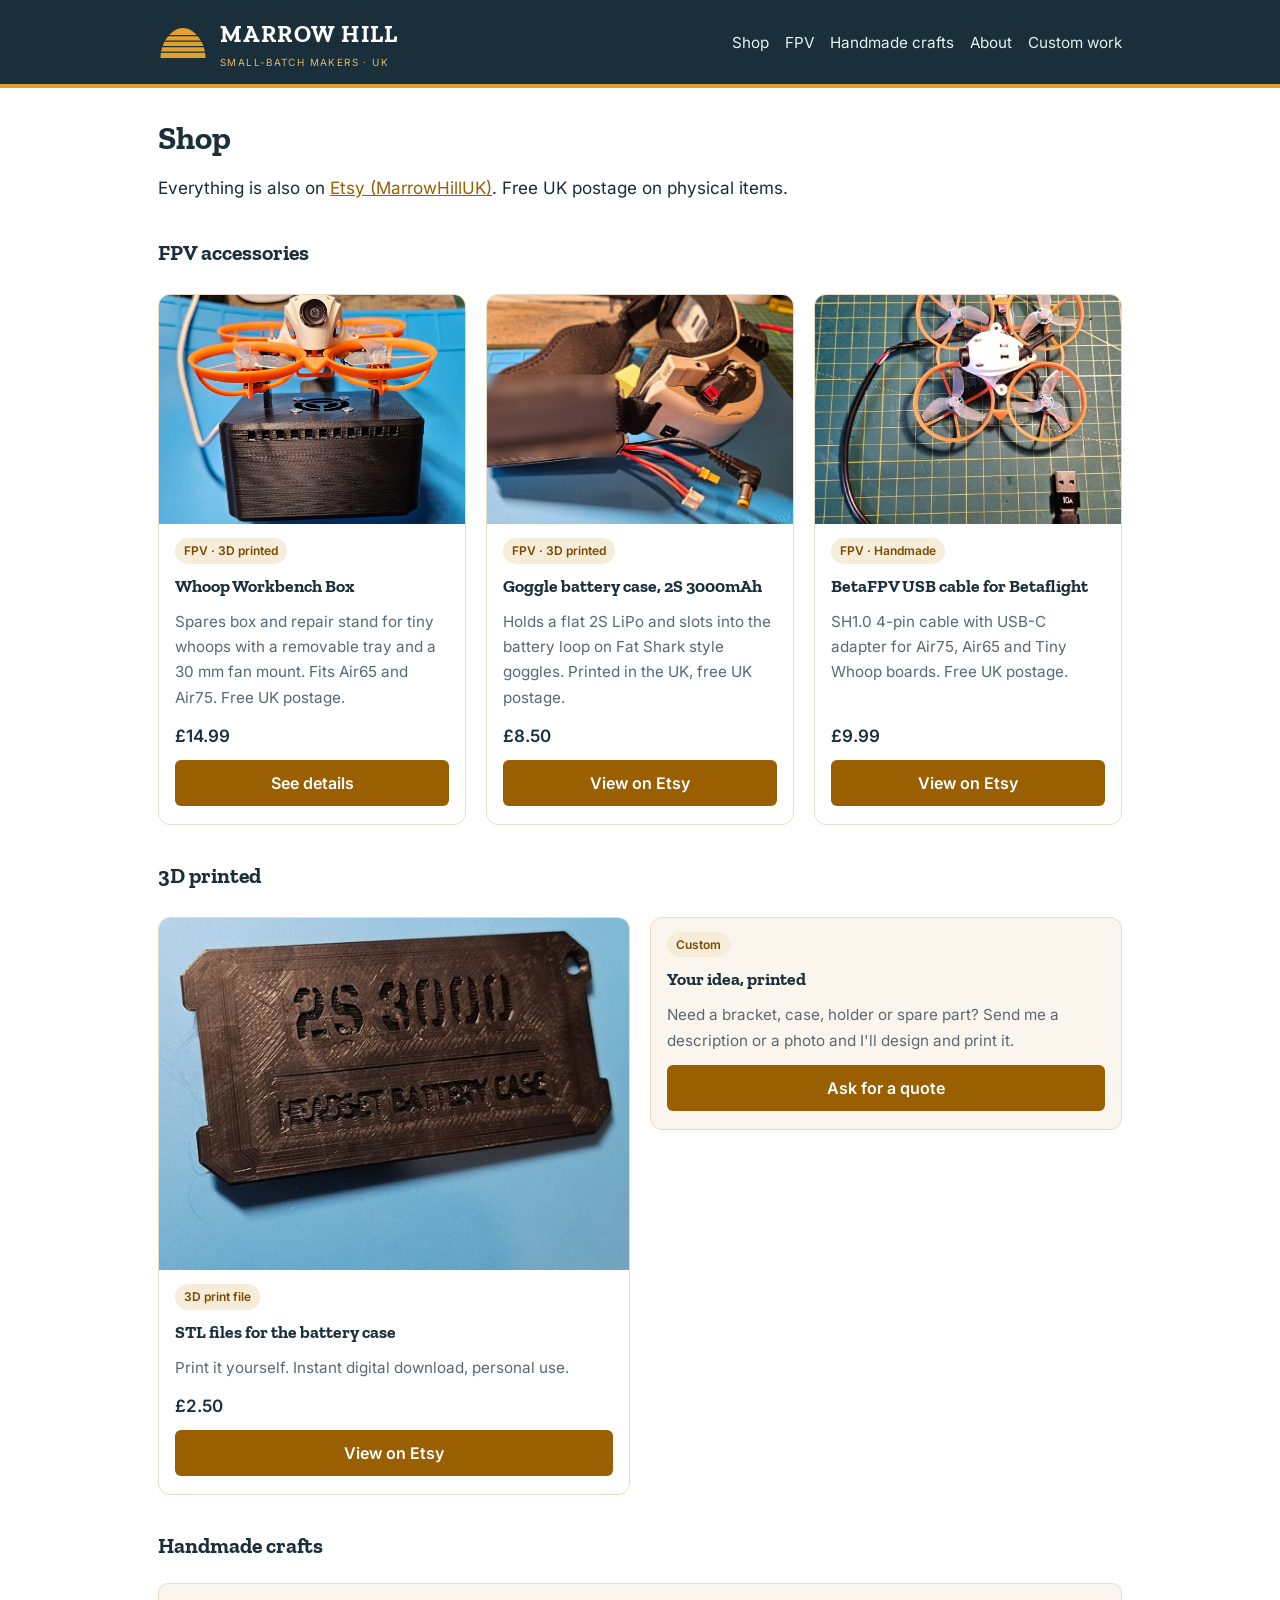
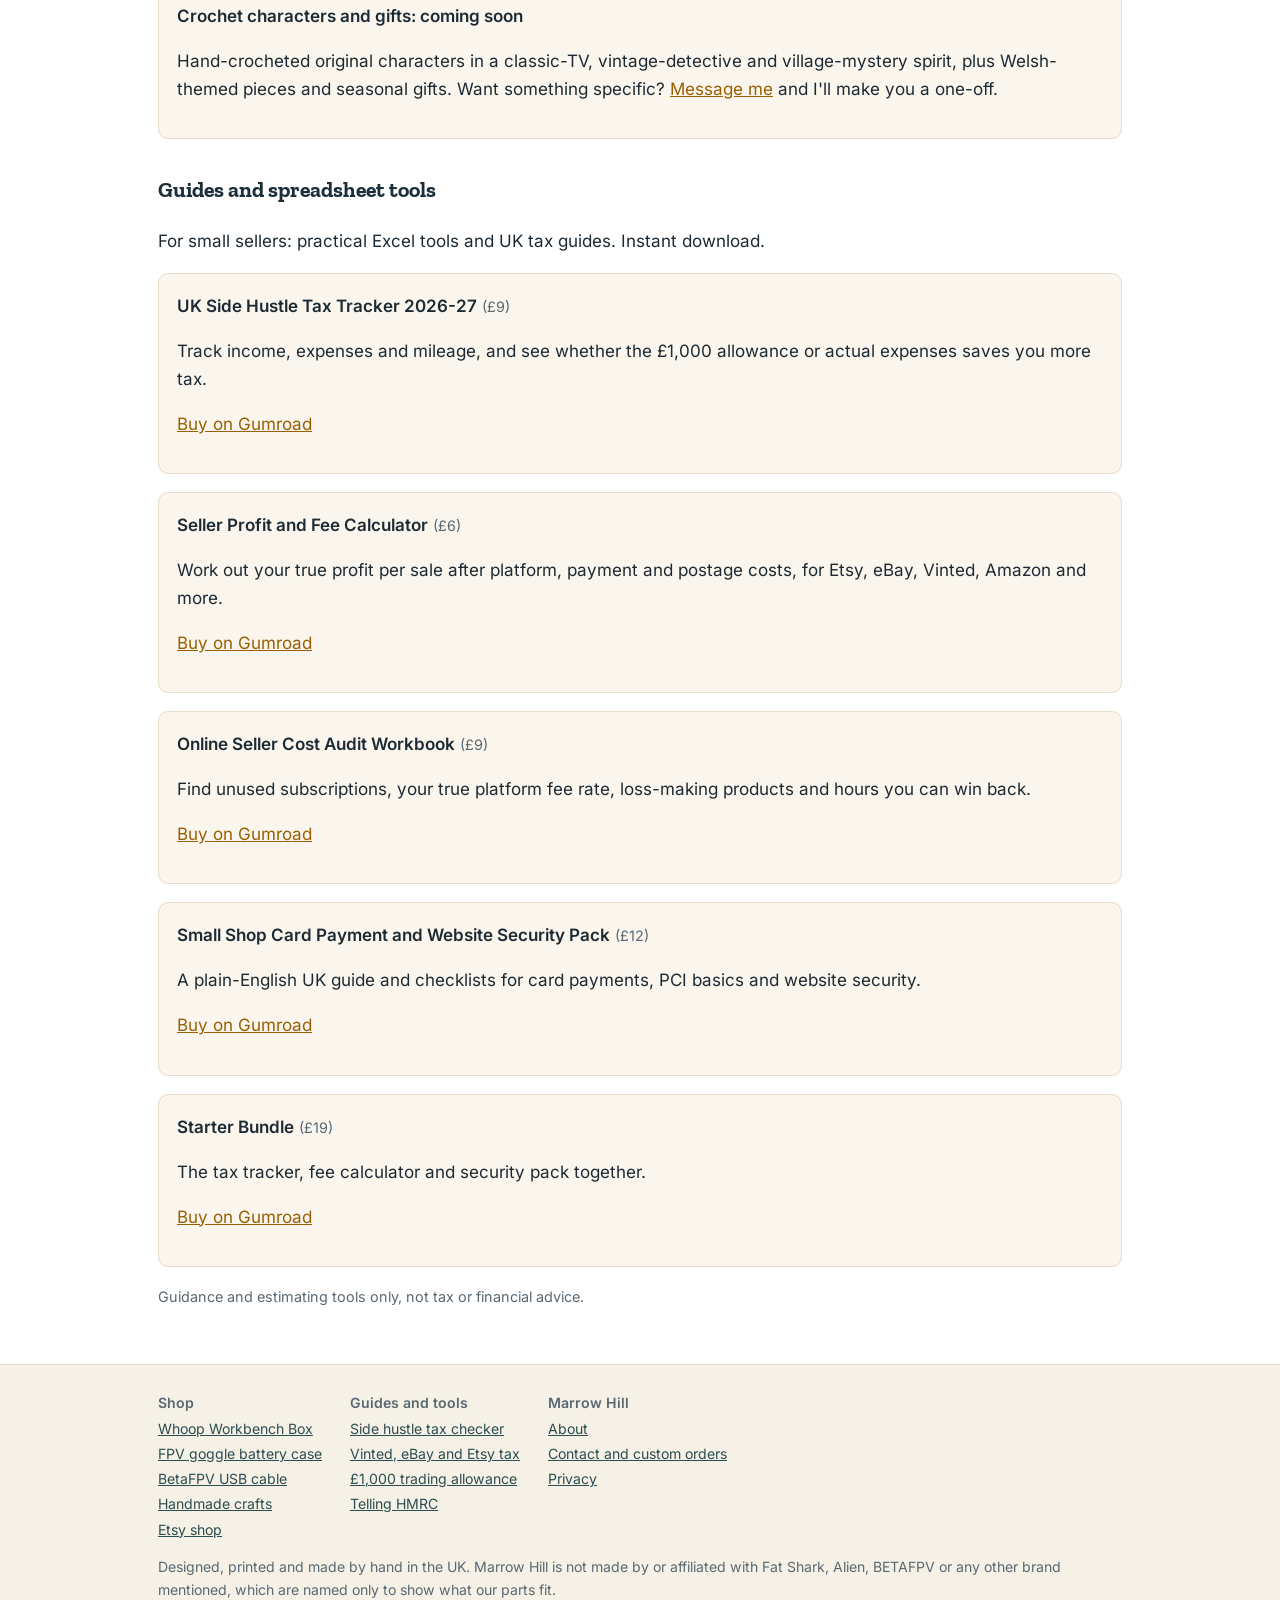
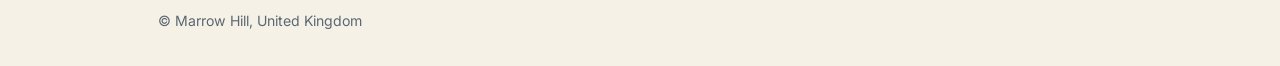
<file: shop.html>
<!doctype html><html lang="en-GB"><head><meta charset="utf-8"><meta name="viewport" content="width=device-width,initial-scale=1"><title>Shop | FPV Accessories, 3D Printed Gadgets and Handmade Crafts | Marrow Hill</title><meta name="description" content="Shop small-batch FPV accessories, 3D printed gadgets and handmade crochet gifts from a UK workshop. Free UK postage on physical items."><link rel="canonical" href="https://marrowhill.co.uk/shop.html"><meta property="og:title" content="Shop | FPV Parts, 3D Printed Gadgets and Handmade | Marrow Hill"><meta property="og:description" content="Shop small-batch FPV accessories, 3D printed gadgets and handmade crochet gifts from a UK workshop. Free UK postage on physical items."><meta property="og:image" content="https://marrowhill.co.uk/og-image.png"><meta property="og:type" content="website"><link rel="icon" type="image/png" href="favicon.png"><link rel="apple-touch-icon" href="favicon.png"><link rel="stylesheet" href="style.css"></head><body>
<header class="top"><div class="w"><a class="brand" href="index.html"><svg viewBox="0 0 200 130" aria-hidden="true"><defs><mask id="hm"><rect width="200" height="130" fill="#000"/><path d="M10 128C10 60 58 8 100 8s90 52 90 120z" fill="#fff"/><rect y="36" width="200" height="5"/><rect y="58" width="200" height="5"/><rect y="80" width="200" height="5"/><rect y="102" width="200" height="5"/></mask></defs><rect width="200" height="130" fill="#e0a030" mask="url(#hm)"/></svg><span>Marrow Hill<small>Small-batch makers · UK</small></span></a><nav><a href="shop.html">Shop</a><a href="fpv-goggle-battery-case.html">FPV</a><a href="shop.html#handmade">Handmade crafts</a><a href="about.html">About</a><a href="contact.html">Custom work</a></nav></div></header>
<main class="wide"><h1>Shop</h1><p>Everything is also on <a href="https://www.etsy.com/uk/shop/MarrowHillUK">Etsy (MarrowHillUK)</a>. Free UK postage on physical items.</p>
<h2 id="fpv">FPV accessories</h2><div class="grid"><div class="tile"><img src="mh-whoop.jpg" alt="Whoop Workbench Box with a BetaFPV whoop clipped on" loading="lazy"><div class="b"><span class="tag">FPV · 3D printed</span><h3>Whoop Workbench Box</h3><p>Spares box and repair stand for tiny whoops with a removable tray and a 30 mm fan mount. Fits Air65 and Air75. Free UK postage.</p><div class="price">£14.99</div><a class="btn" href="whoop-workbench-box.html" style="margin-top:10px">See details</a></div></div><div class="tile"><img src="mh-case-goggles.jpg" alt="Goggle battery case, 2S 3000mAh" loading="lazy"><div class="b"><span class="tag">FPV · 3D printed</span><h3>Goggle battery case, 2S 3000mAh</h3><p>Holds a flat 2S LiPo and slots into the battery loop on Fat Shark style goggles. Printed in the UK, free UK postage.</p><div class="price">£8.50</div><a class="btn" href="https://www.etsy.com/uk/listing/4603410713/battery-case-for-fpv-goggles-3d-printed" style="margin-top:10px">View on Etsy</a></div></div><div class="tile"><img src="mh-cable.jpg" alt="BetaFPV USB cable for Betaflight" loading="lazy"><div class="b"><span class="tag">FPV · Handmade</span><h3>BetaFPV USB cable for Betaflight</h3><p>SH1.0 4-pin cable with USB-C adapter for Air75, Air65 and Tiny Whoop boards. Free UK postage.</p><div class="price">£9.99</div><a class="btn" href="https://www.etsy.com/uk/listing/4603414697/usb-data-cable-for-betafpv-drones-sh10-4" style="margin-top:10px">View on Etsy</a></div></div></div>
<h2 id="printed">3D printed</h2><div class="grid"><div class="tile"><img src="mh-lid.jpg" alt="STL files for the battery case" loading="lazy"><div class="b"><span class="tag">3D print file</span><h3>STL files for the battery case</h3><p>Print it yourself. Instant digital download, personal use.</p><div class="price">£2.50</div><a class="btn" href="https://www.etsy.com/uk/listing/4603397203/stl-files-2s-3000mah-headset-battery" style="margin-top:10px">View on Etsy</a></div></div><div class="tile"><div class="b"><span class="tag">Custom</span><h3>Your idea, printed</h3><p>Need a bracket, case, holder or spare part? Send me a description or a photo and I'll design and print it.</p><a class="btn" href="contact.html">Ask for a quote</a></div></div></div>
<h2 id="handmade">Handmade crafts</h2><div class="card"><b>Crochet characters and gifts: coming soon</b><p>Hand-crocheted original characters in a classic-TV, vintage-detective and village-mystery spirit, plus Welsh-themed pieces and seasonal gifts. Want something specific? <a href="contact.html">Message me</a> and I'll make you a one-off.</p></div>
<h2>Guides and spreadsheet tools</h2><p>For small sellers: practical Excel tools and UK tax guides. Instant download.</p>
<div class="card"><b>UK Side Hustle Tax Tracker 2026-27</b> <span class="mut">(£9)</span><p>Track income, expenses and mileage, and see whether the £1,000 allowance or actual expenses saves you more tax.</p><p><a href="https://marrowhill.gumroad.com/l/vqiohp">Buy on Gumroad</a></p></div><div class="card"><b>Seller Profit and Fee Calculator</b> <span class="mut">(£6)</span><p>Work out your true profit per sale after platform, payment and postage costs, for Etsy, eBay, Vinted, Amazon and more.</p><p><a href="https://marrowhill.gumroad.com/l/cayns">Buy on Gumroad</a></p></div><div class="card"><b>Online Seller Cost Audit Workbook</b> <span class="mut">(£9)</span><p>Find unused subscriptions, your true platform fee rate, loss-making products and hours you can win back.</p><p><a href="https://marrowhill.gumroad.com/l/kbzaux">Buy on Gumroad</a></p></div><div class="card"><b>Small Shop Card Payment and Website Security Pack</b> <span class="mut">(£12)</span><p>A plain-English UK guide and checklists for card payments, PCI basics and website security.</p><p><a href="https://marrowhill.gumroad.com/l/uvusmi">Buy on Gumroad</a></p></div><div class="card"><b>Starter Bundle</b> <span class="mut">(£19)</span><p>The tax tracker, fee calculator and security pack together.</p><p><a href="https://marrowhill.gumroad.com/l/outxsf">Buy on Gumroad</a></p></div><p class="mut">Guidance and estimating tools only, not tax or financial advice.</p></main><footer><div class="w"><div class="cols"><div><b>Shop</b><a href="whoop-workbench-box.html">Whoop Workbench Box</a><a href="fpv-goggle-battery-case.html">FPV goggle battery case</a><a href="betafpv-usb-cable.html">BetaFPV USB cable</a><a href="shop.html#handmade">Handmade crafts</a><a href="https://www.etsy.com/uk/shop/MarrowHillUK">Etsy shop</a></div><div><b>Guides and tools</b><a href="tax-checker.html">Side hustle tax checker</a><a href="vinted-ebay-etsy-tax.html">Vinted, eBay and Etsy tax</a><a href="trading-allowance.html">£1,000 trading allowance</a><a href="do-i-need-to-tell-hmrc.html">Telling HMRC</a></div><div><b>Marrow Hill</b><a href="about.html">About</a><a href="contact.html">Contact and custom orders</a><a href="privacy.html">Privacy</a></div></div>
<p>Designed, printed and made by hand in the UK. Marrow Hill is not made by or affiliated with Fat Shark, Alien, BETAFPV or any other brand mentioned, which are named only to show what our parts fit.</p>
<p>&copy; Marrow Hill, United Kingdom</p></div></footer></body></html>
</file>
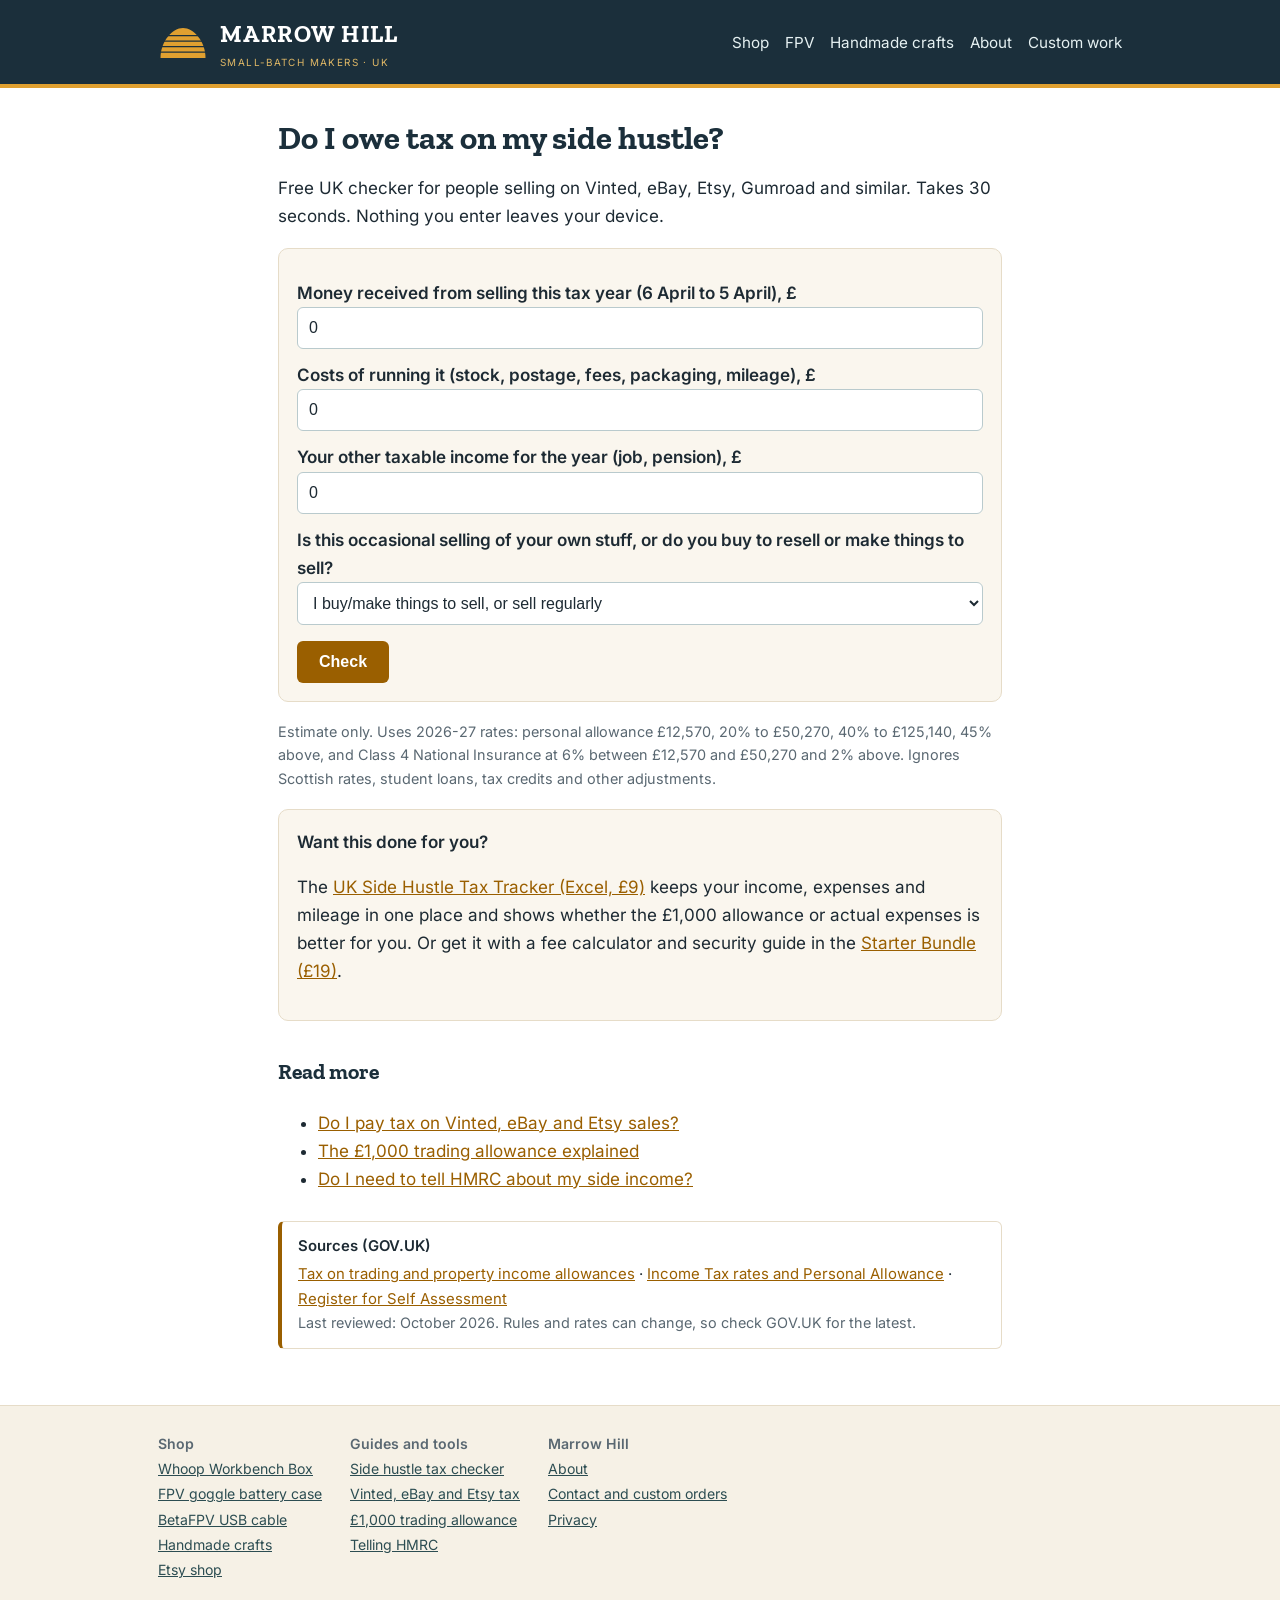
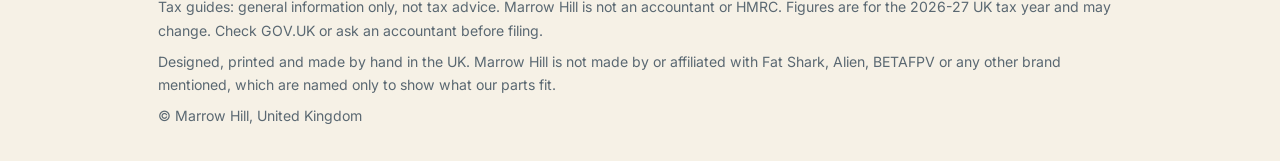
<file: tax-checker.html>
<!doctype html><html lang="en-GB"><head><meta charset="utf-8"><meta name="viewport" content="width=device-width,initial-scale=1"><title>Side Hustle Tax Checker UK 2026-27 | Marrow Hill</title><meta name="description" content="Free UK checker: do you owe tax or need to tell HMRC about Vinted, eBay, Etsy or Gumroad income? Includes the £1,000 trading allowance."><link rel="canonical" href="https://marrowhill.co.uk/tax-checker.html"><link rel="icon" type="image/png" href="favicon.png"><link rel="apple-touch-icon" href="favicon.png"><link rel="stylesheet" href="style.css"></head><body>
<header class="top"><div class="w"><a class="brand" href="index.html"><svg viewBox="0 0 200 130" aria-hidden="true"><defs><mask id="hm"><rect width="200" height="130" fill="#000"/><path d="M10 128C10 60 58 8 100 8s90 52 90 120z" fill="#fff"/><rect y="36" width="200" height="5"/><rect y="58" width="200" height="5"/><rect y="80" width="200" height="5"/><rect y="102" width="200" height="5"/></mask></defs><rect width="200" height="130" fill="#e0a030" mask="url(#hm)"/></svg><span>Marrow Hill<small>Small-batch makers · UK</small></span></a><nav><a href="shop.html">Shop</a><a href="fpv-goggle-battery-case.html">FPV</a><a href="shop.html#handmade">Handmade crafts</a><a href="about.html">About</a><a href="contact.html">Custom work</a></nav></div></header>
<main class="w">
<h1>Do I owe tax on my side hustle?</h1>
<p>Free UK checker for people selling on Vinted, eBay, Etsy, Gumroad and similar. Takes 30 seconds. Nothing you enter leaves your device.</p>
<div class="card"><form id="f">
<label>Money received from selling this tax year (6 April to 5 April), £<input id="inc" type="number" min="0" step="any" value="0"></label>
<label>Costs of running it (stock, postage, fees, packaging, mileage), £<input id="exp" type="number" min="0" step="any" value="0"></label>
<label>Your other taxable income for the year (job, pension), £<input id="oth" type="number" min="0" step="any" value="0"></label>
<label>Is this occasional selling of your own stuff, or do you buy to resell or make things to sell?
<select id="kind"><option value="own">Mostly my own unwanted items</option><option value="trade" selected>I buy/make things to sell, or sell regularly</option></select></label>
<button type="submit">Check</button></form></div>
<div id="r" class="card res" aria-live="polite"></div>
<p class="mut">Estimate only. Uses 2026-27 rates: personal allowance £12,570, 20% to £50,270, 40% to £125,140, 45% above, and Class 4 National Insurance at 6% between £12,570 and £50,270 and 2% above. Ignores Scottish rates, student loans, tax credits and other adjustments.</p>
<div class="card"><b>Want this done for you?</b><p>The <a href="https://marrowhill.gumroad.com/l/vqiohp">UK Side Hustle Tax Tracker (Excel, £9)</a> keeps your income, expenses and mileage in one place and shows whether the £1,000 allowance or actual expenses is better for you. Or get it with a fee calculator and security guide in the <a href="https://marrowhill.gumroad.com/l/outxsf">Starter Bundle (£19)</a>.</p></div>
<h2>Read more</h2><ul>
<li><a href="vinted-ebay-etsy-tax.html">Do I pay tax on Vinted, eBay and Etsy sales?</a></li>
<li><a href="trading-allowance.html">The £1,000 trading allowance explained</a></li>
<li><a href="do-i-need-to-tell-hmrc.html">Do I need to tell HMRC about my side income?</a></li></ul>
<script>
const PA=12570,B=50270,H=125140;
function tax(x){return .2*Math.max(0,Math.min(x,B)-PA)+.4*Math.max(0,Math.min(x,H)-B)+.45*Math.max(0,x-H)}
function c4(p){return .06*Math.max(0,Math.min(p,B)-PA)+.02*Math.max(0,p-B)}
const g=n=>"£"+Math.round(n).toLocaleString("en-GB");
document.getElementById("f").addEventListener("submit",e=>{e.preventDefault();
const inc=+document.getElementById("inc").value||0,exp=+document.getElementById("exp").value||0,oth=+document.getElementById("oth").value||0,kind=document.getElementById("kind").value;
const r=document.getElementById("r");let h="";
if(kind==="own"){h="<p class='big'>Probably no tax to pay</p><p>Selling your own unwanted belongings for less than you paid is generally not trading, so it is generally not taxable income. Gains on a few items such as valuable collectibles can still matter. If you start buying things to resell, answer the form again as a trader.</p>";}
else if(inc<=1000){h="<p class='big'>No tax, and normally no need to tell HMRC</p><p>Your income of "+g(inc)+" is within the £1,000 trading allowance, which is generally tax-free and does not usually need reporting. Keep your records anyway, and check again if you get close to £1,000.</p>";}
else{
const profit=Math.max(0,inc-exp),allow=Math.max(0,inc-1000);
const best=Math.min(profit,allow),use=allow<profit?"the £1,000 allowance":"your actual expenses";
const extra=tax(oth+best)-tax(oth)+c4(best);
h="<p class='big'>You are over the £1,000 allowance</p><p>You will usually need to register for Self Assessment and file a tax return. Register by <b>5 October</b> after the tax year ends.</p>"+
"<table><tr><th></th><th>Taxable profit</th></tr><tr><td>Use the £1,000 allowance</td><td>"+g(allow)+"</td></tr><tr><td>Claim actual expenses</td><td>"+g(profit)+"</td></tr></table>"+
"<p>Cheaper for you: <b>"+use+"</b> (taxable "+g(best)+").</p><p class='big'>Estimated extra tax and NI: about "+g(Math.max(0,extra))+"</p>"+
"<p class='mut'>You cannot use both on the same income. Profits of "+g(best)+" may also affect other things, such as Child Benefit or tax-free childcare, if your total income is high.</p>";}
r.innerHTML=h;r.className="card res on";r.scrollIntoView({behavior:"smooth"});});
</script><div class="src"><b>Sources (GOV.UK)</b><a href="https://www.gov.uk/guidance/tax-free-allowances-on-property-and-trading-income">Tax on trading and property income allowances</a> &middot; <a href="https://www.gov.uk/income-tax-rates">Income Tax rates and Personal Allowance</a> &middot; <a href="https://www.gov.uk/register-for-self-assessment">Register for Self Assessment</a><br><span class="mut">Last reviewed: October 2026. Rules and rates can change, so check GOV.UK for the latest.</span></div></main>
<footer><div class="w"><div class="cols"><div><b>Shop</b><a href="whoop-workbench-box.html">Whoop Workbench Box</a><a href="fpv-goggle-battery-case.html">FPV goggle battery case</a><a href="betafpv-usb-cable.html">BetaFPV USB cable</a><a href="shop.html#handmade">Handmade crafts</a><a href="https://www.etsy.com/uk/shop/MarrowHillUK">Etsy shop</a></div><div><b>Guides and tools</b><a href="tax-checker.html">Side hustle tax checker</a><a href="vinted-ebay-etsy-tax.html">Vinted, eBay and Etsy tax</a><a href="trading-allowance.html">£1,000 trading allowance</a><a href="do-i-need-to-tell-hmrc.html">Telling HMRC</a></div><div><b>Marrow Hill</b><a href="about.html">About</a><a href="contact.html">Contact and custom orders</a><a href="privacy.html">Privacy</a></div></div>
<p>Tax guides: general information only, not tax advice. Marrow Hill is not an accountant or HMRC. Figures are for the 2026-27 UK tax year and may change. Check GOV.UK or ask an accountant before filing.</p><p>Designed, printed and made by hand in the UK. Marrow Hill is not made by or affiliated with Fat Shark, Alien, BETAFPV or any other brand mentioned, which are named only to show what our parts fit.</p>
<p>&copy; Marrow Hill, United Kingdom</p></div></footer></body></html>
</file>
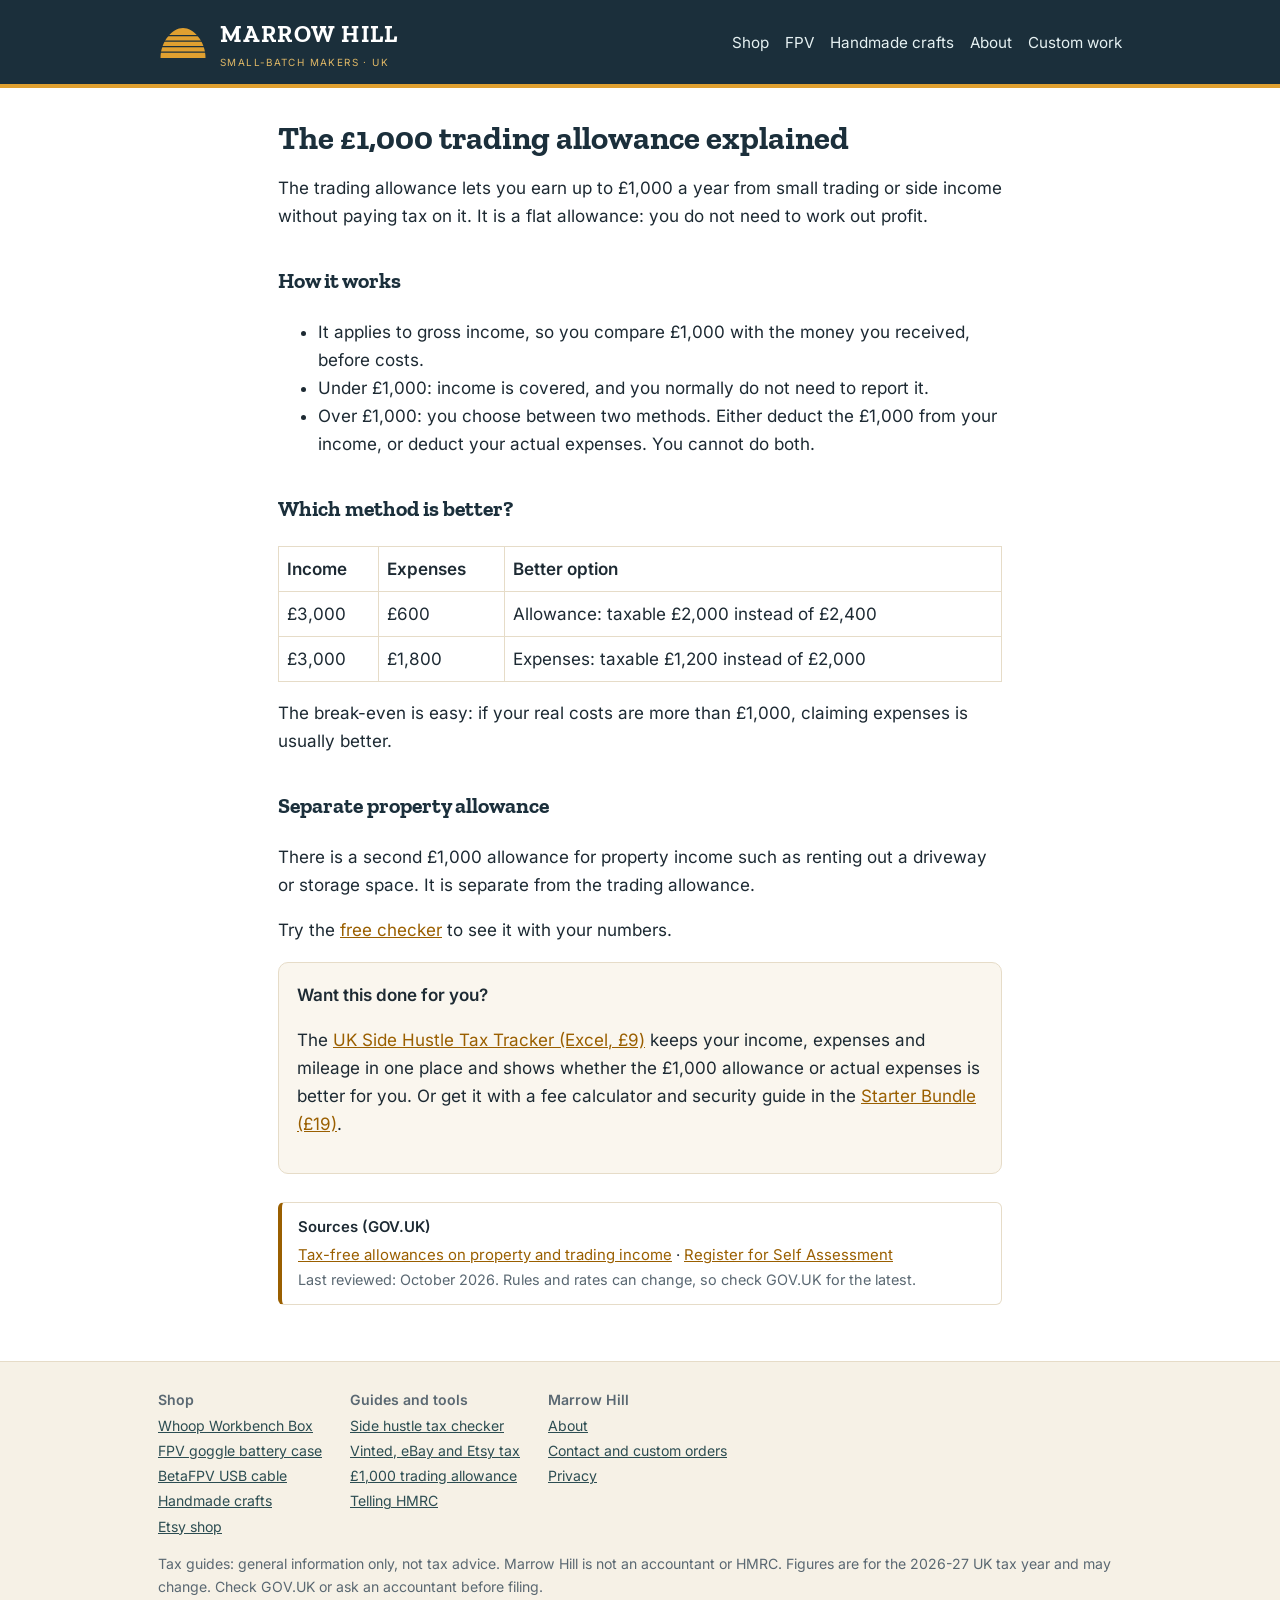
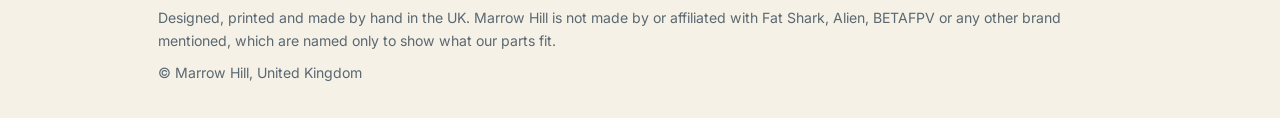
<file: trading-allowance.html>
<!doctype html><html lang="en-GB"><head><meta charset="utf-8"><meta name="viewport" content="width=device-width,initial-scale=1"><title>The £1,000 Trading Allowance Explained (UK 2026-27)</title><meta name="description" content="How the UK £1,000 trading allowance works, when to use it and when claiming actual expenses saves you more tax."><link rel="canonical" href="https://marrowhill.co.uk/trading-allowance.html"><link rel="icon" type="image/png" href="favicon.png"><link rel="apple-touch-icon" href="favicon.png"><link rel="stylesheet" href="style.css"></head><body>
<header class="top"><div class="w"><a class="brand" href="index.html"><svg viewBox="0 0 200 130" aria-hidden="true"><defs><mask id="hm"><rect width="200" height="130" fill="#000"/><path d="M10 128C10 60 58 8 100 8s90 52 90 120z" fill="#fff"/><rect y="36" width="200" height="5"/><rect y="58" width="200" height="5"/><rect y="80" width="200" height="5"/><rect y="102" width="200" height="5"/></mask></defs><rect width="200" height="130" fill="#e0a030" mask="url(#hm)"/></svg><span>Marrow Hill<small>Small-batch makers · UK</small></span></a><nav><a href="shop.html">Shop</a><a href="fpv-goggle-battery-case.html">FPV</a><a href="shop.html#handmade">Handmade crafts</a><a href="about.html">About</a><a href="contact.html">Custom work</a></nav></div></header>
<main class="w">
<h1>The £1,000 trading allowance explained</h1>
<p>The trading allowance lets you earn up to £1,000 a year from small trading or side income without paying tax on it. It is a flat allowance: you do not need to work out profit.</p>
<h2>How it works</h2><ul>
<li>It applies to gross income, so you compare £1,000 with the money you received, before costs.</li>
<li>Under £1,000: income is covered, and you normally do not need to report it.</li>
<li>Over £1,000: you choose between two methods. Either deduct the £1,000 from your income, or deduct your actual expenses. You cannot do both.</li></ul>
<h2>Which method is better?</h2>
<table><tr><th>Income</th><th>Expenses</th><th>Better option</th></tr>
<tr><td>£3,000</td><td>£600</td><td>Allowance: taxable £2,000 instead of £2,400</td></tr>
<tr><td>£3,000</td><td>£1,800</td><td>Expenses: taxable £1,200 instead of £2,000</td></tr></table>
<p>The break-even is easy: if your real costs are more than £1,000, claiming expenses is usually better.</p>
<h2>Separate property allowance</h2><p>There is a second £1,000 allowance for property income such as renting out a driveway or storage space. It is separate from the trading allowance.</p>
<p>Try the <a href="tax-checker.html">free checker</a> to see it with your numbers.</p><div class="card"><b>Want this done for you?</b><p>The <a href="https://marrowhill.gumroad.com/l/vqiohp">UK Side Hustle Tax Tracker (Excel, £9)</a> keeps your income, expenses and mileage in one place and shows whether the £1,000 allowance or actual expenses is better for you. Or get it with a fee calculator and security guide in the <a href="https://marrowhill.gumroad.com/l/outxsf">Starter Bundle (£19)</a>.</p></div><div class="src"><b>Sources (GOV.UK)</b><a href="https://www.gov.uk/guidance/tax-free-allowances-on-property-and-trading-income">Tax-free allowances on property and trading income</a> &middot; <a href="https://www.gov.uk/register-for-self-assessment">Register for Self Assessment</a><br><span class="mut">Last reviewed: October 2026. Rules and rates can change, so check GOV.UK for the latest.</span></div></main>
<footer><div class="w"><div class="cols"><div><b>Shop</b><a href="whoop-workbench-box.html">Whoop Workbench Box</a><a href="fpv-goggle-battery-case.html">FPV goggle battery case</a><a href="betafpv-usb-cable.html">BetaFPV USB cable</a><a href="shop.html#handmade">Handmade crafts</a><a href="https://www.etsy.com/uk/shop/MarrowHillUK">Etsy shop</a></div><div><b>Guides and tools</b><a href="tax-checker.html">Side hustle tax checker</a><a href="vinted-ebay-etsy-tax.html">Vinted, eBay and Etsy tax</a><a href="trading-allowance.html">£1,000 trading allowance</a><a href="do-i-need-to-tell-hmrc.html">Telling HMRC</a></div><div><b>Marrow Hill</b><a href="about.html">About</a><a href="contact.html">Contact and custom orders</a><a href="privacy.html">Privacy</a></div></div>
<p>Tax guides: general information only, not tax advice. Marrow Hill is not an accountant or HMRC. Figures are for the 2026-27 UK tax year and may change. Check GOV.UK or ask an accountant before filing.</p><p>Designed, printed and made by hand in the UK. Marrow Hill is not made by or affiliated with Fat Shark, Alien, BETAFPV or any other brand mentioned, which are named only to show what our parts fit.</p>
<p>&copy; Marrow Hill, United Kingdom</p></div></footer></body></html>
</file>
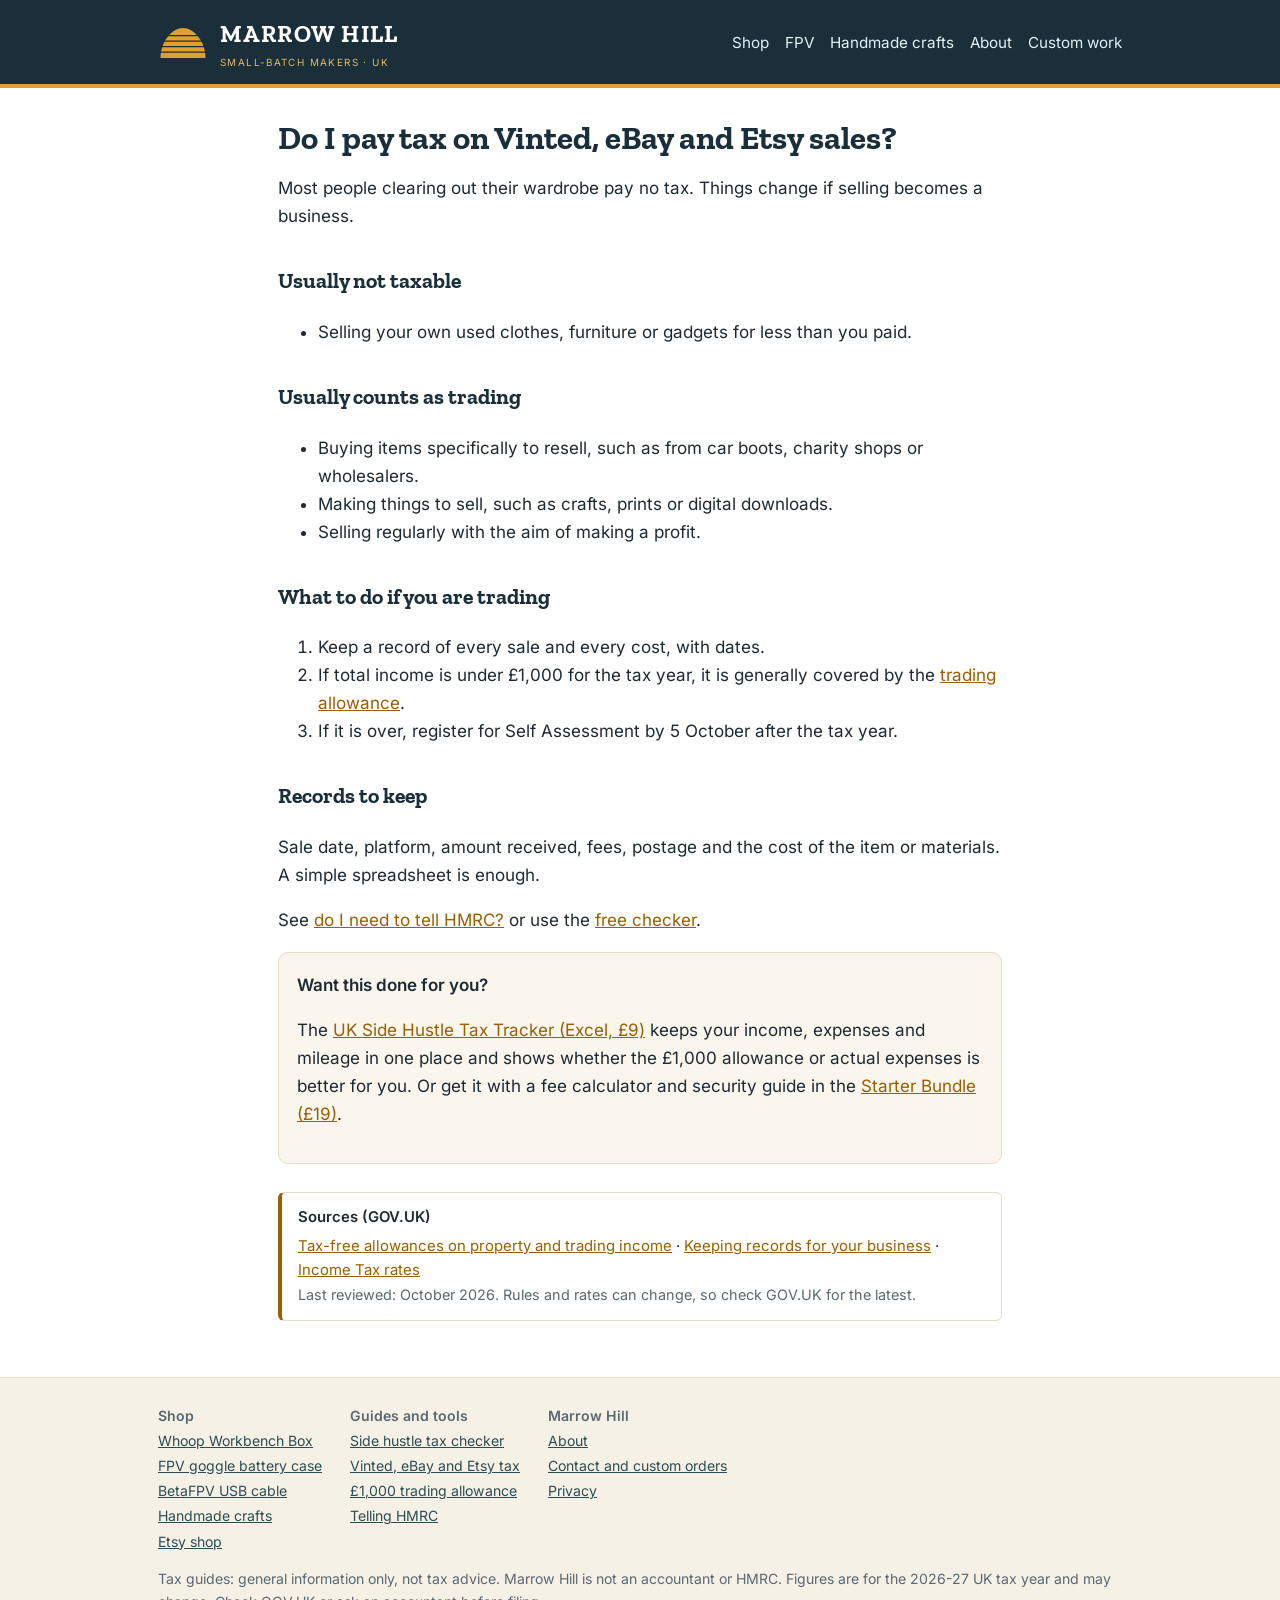
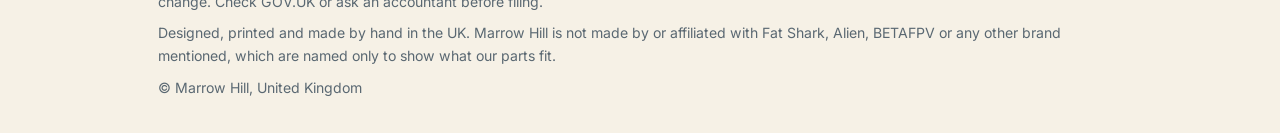
<file: vinted-ebay-etsy-tax.html>
<!doctype html><html lang="en-GB"><head><meta charset="utf-8"><meta name="viewport" content="width=device-width,initial-scale=1"><title>Do I Pay Tax on Vinted, eBay and Etsy Sales? (UK 2026-27)</title><meta name="description" content="Clear UK guide to when selling on Vinted, eBay or Etsy is taxable, what counts as trading and what to keep records of."><link rel="canonical" href="https://marrowhill.co.uk/vinted-ebay-etsy-tax.html"><link rel="icon" type="image/png" href="favicon.png"><link rel="apple-touch-icon" href="favicon.png"><link rel="stylesheet" href="style.css"></head><body>
<header class="top"><div class="w"><a class="brand" href="index.html"><svg viewBox="0 0 200 130" aria-hidden="true"><defs><mask id="hm"><rect width="200" height="130" fill="#000"/><path d="M10 128C10 60 58 8 100 8s90 52 90 120z" fill="#fff"/><rect y="36" width="200" height="5"/><rect y="58" width="200" height="5"/><rect y="80" width="200" height="5"/><rect y="102" width="200" height="5"/></mask></defs><rect width="200" height="130" fill="#e0a030" mask="url(#hm)"/></svg><span>Marrow Hill<small>Small-batch makers · UK</small></span></a><nav><a href="shop.html">Shop</a><a href="fpv-goggle-battery-case.html">FPV</a><a href="shop.html#handmade">Handmade crafts</a><a href="about.html">About</a><a href="contact.html">Custom work</a></nav></div></header>
<main class="w">
<h1>Do I pay tax on Vinted, eBay and Etsy sales?</h1>
<p>Most people clearing out their wardrobe pay no tax. Things change if selling becomes a business.</p>
<h2>Usually not taxable</h2><ul><li>Selling your own used clothes, furniture or gadgets for less than you paid.</li></ul>
<h2>Usually counts as trading</h2><ul>
<li>Buying items specifically to resell, such as from car boots, charity shops or wholesalers.</li>
<li>Making things to sell, such as crafts, prints or digital downloads.</li>
<li>Selling regularly with the aim of making a profit.</li></ul>
<h2>What to do if you are trading</h2><ol>
<li>Keep a record of every sale and every cost, with dates.</li>
<li>If total income is under £1,000 for the tax year, it is generally covered by the <a href="trading-allowance.html">trading allowance</a>.</li>
<li>If it is over, register for Self Assessment by 5 October after the tax year.</li></ol>
<h2>Records to keep</h2><p>Sale date, platform, amount received, fees, postage and the cost of the item or materials. A simple spreadsheet is enough.</p>
<p>See <a href="do-i-need-to-tell-hmrc.html">do I need to tell HMRC?</a> or use the <a href="tax-checker.html">free checker</a>.</p><div class="card"><b>Want this done for you?</b><p>The <a href="https://marrowhill.gumroad.com/l/vqiohp">UK Side Hustle Tax Tracker (Excel, £9)</a> keeps your income, expenses and mileage in one place and shows whether the £1,000 allowance or actual expenses is better for you. Or get it with a fee calculator and security guide in the <a href="https://marrowhill.gumroad.com/l/outxsf">Starter Bundle (£19)</a>.</p></div><div class="src"><b>Sources (GOV.UK)</b><a href="https://www.gov.uk/guidance/tax-free-allowances-on-property-and-trading-income">Tax-free allowances on property and trading income</a> &middot; <a href="https://www.gov.uk/self-employed-records">Keeping records for your business</a> &middot; <a href="https://www.gov.uk/income-tax-rates">Income Tax rates</a><br><span class="mut">Last reviewed: October 2026. Rules and rates can change, so check GOV.UK for the latest.</span></div></main>
<footer><div class="w"><div class="cols"><div><b>Shop</b><a href="whoop-workbench-box.html">Whoop Workbench Box</a><a href="fpv-goggle-battery-case.html">FPV goggle battery case</a><a href="betafpv-usb-cable.html">BetaFPV USB cable</a><a href="shop.html#handmade">Handmade crafts</a><a href="https://www.etsy.com/uk/shop/MarrowHillUK">Etsy shop</a></div><div><b>Guides and tools</b><a href="tax-checker.html">Side hustle tax checker</a><a href="vinted-ebay-etsy-tax.html">Vinted, eBay and Etsy tax</a><a href="trading-allowance.html">£1,000 trading allowance</a><a href="do-i-need-to-tell-hmrc.html">Telling HMRC</a></div><div><b>Marrow Hill</b><a href="about.html">About</a><a href="contact.html">Contact and custom orders</a><a href="privacy.html">Privacy</a></div></div>
<p>Tax guides: general information only, not tax advice. Marrow Hill is not an accountant or HMRC. Figures are for the 2026-27 UK tax year and may change. Check GOV.UK or ask an accountant before filing.</p><p>Designed, printed and made by hand in the UK. Marrow Hill is not made by or affiliated with Fat Shark, Alien, BETAFPV or any other brand mentioned, which are named only to show what our parts fit.</p>
<p>&copy; Marrow Hill, United Kingdom</p></div></footer></body></html>
</file>
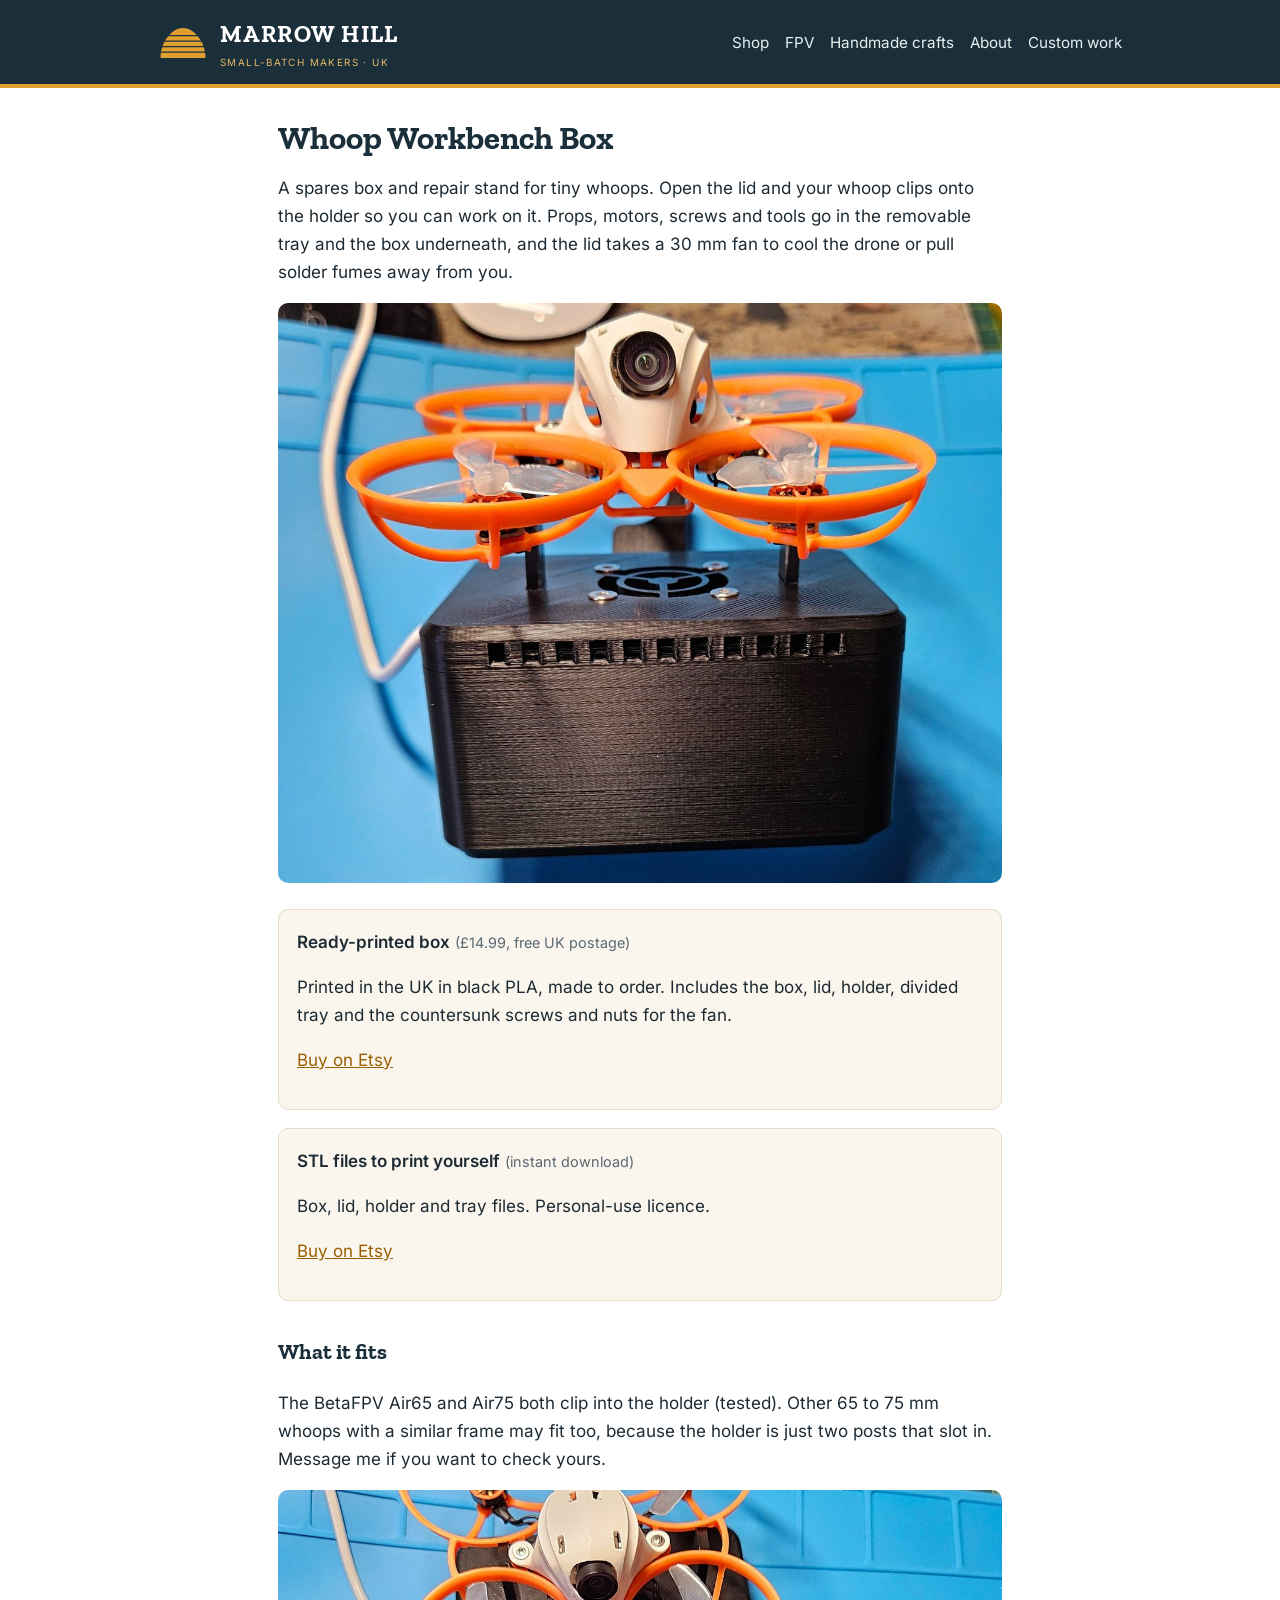
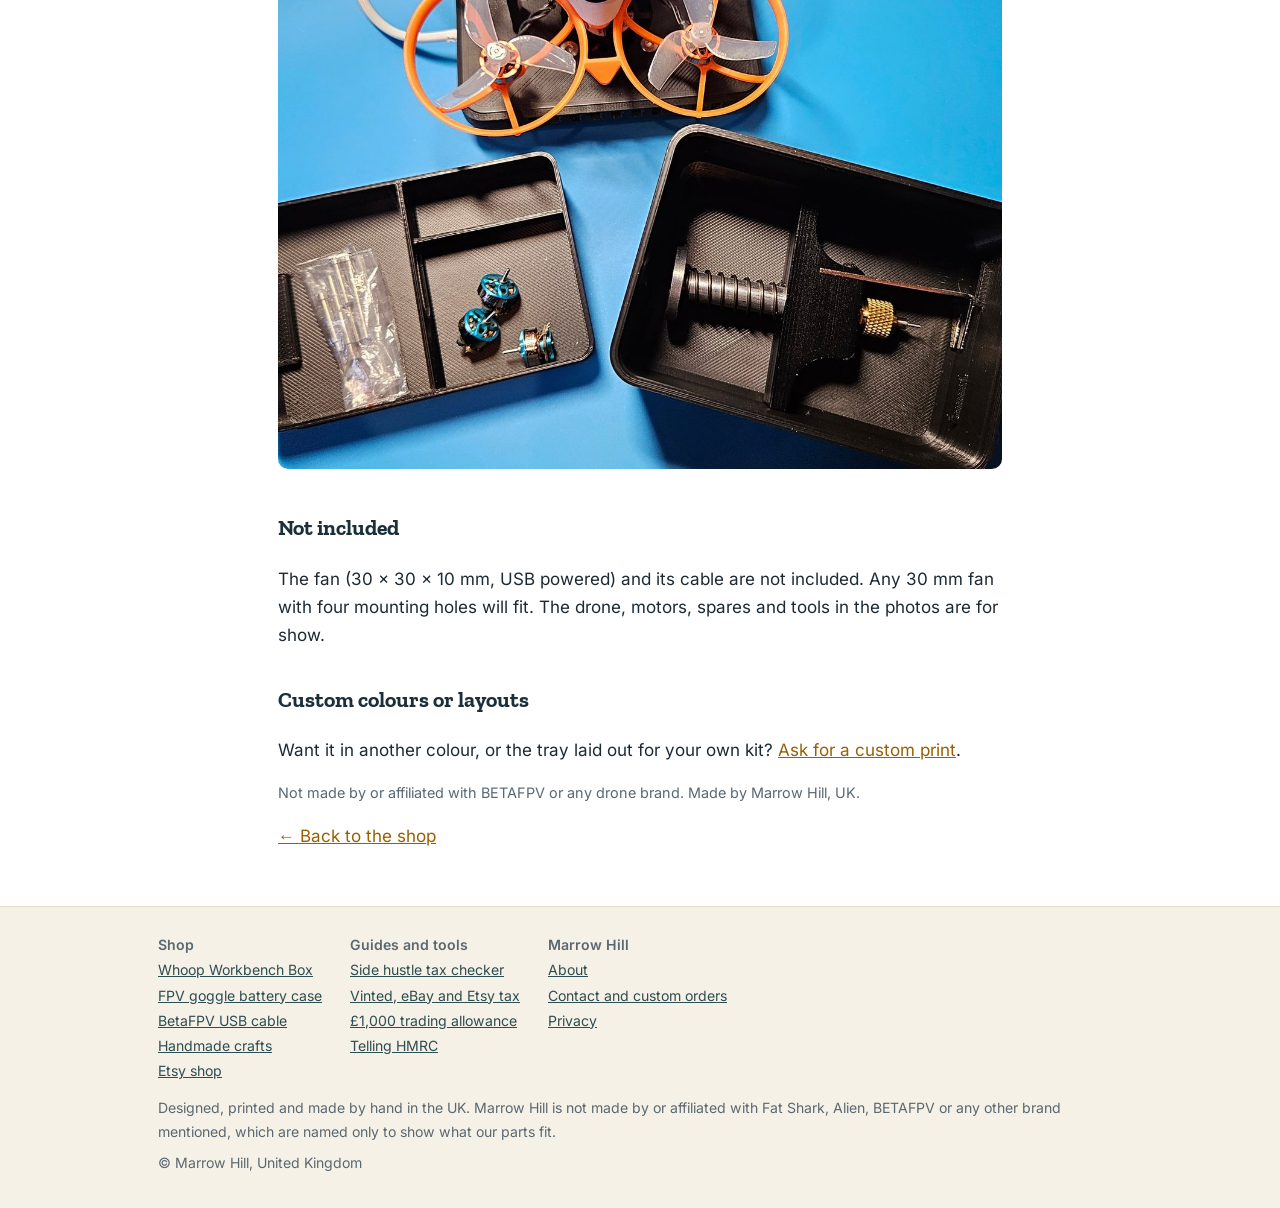
<file: whoop-workbench-box.html>
<!doctype html><html lang="en-GB"><head><meta charset="utf-8"><meta name="viewport" content="width=device-width,initial-scale=1"><title>Whoop Workbench Box: Tiny Whoop Storage Box with Fan Mount | Marrow Hill</title><meta name="description" content="A 3D printed spares box and repair stand for tiny whoops. Your BetaFPV Air65 or Air75 clips onto the holder, parts live in a removable tray, and the lid takes a 30 mm fan. Printed in the UK, free UK postage, or buy the STL files."><link rel="canonical" href="https://marrowhill.co.uk/whoop-workbench-box.html"><link rel="icon" type="image/png" href="favicon.png"><link rel="apple-touch-icon" href="favicon.png"><link rel="stylesheet" href="style.css"><script type="application/ld+json">{"@context": "https://schema.org", "@type": "Product", "name": "Whoop Workbench Box: Tiny Whoop Storage Box with Fan Mount", "description": "A 3D printed spares box and repair stand for tiny whoops with a removable parts tray and a 30 mm fan mount. Printed in the UK.", "image": "https://marrowhill.co.uk/mh-whoop.jpg", "brand": {"@type": "Brand", "name": "Marrow Hill"}, "offers": {"@type": "Offer", "priceCurrency": "GBP", "price": "14.99", "url": "https://www.etsy.com/uk/listing/4605002850", "availability": "https://schema.org/InStock", "seller": {"@type": "Organization", "name": "Marrow Hill"}}}</script></head><body>
<header class="top"><div class="w"><a class="brand" href="index.html"><svg viewBox="0 0 200 130" aria-hidden="true"><defs><mask id="hm"><rect width="200" height="130" fill="#000"/><path d="M10 128C10 60 58 8 100 8s90 52 90 120z" fill="#fff"/><rect y="36" width="200" height="5"/><rect y="58" width="200" height="5"/><rect y="80" width="200" height="5"/><rect y="102" width="200" height="5"/></mask></defs><rect width="200" height="130" fill="#e0a030" mask="url(#hm)"/></svg><span>Marrow Hill<small>Small-batch makers · UK</small></span></a><nav><a href="shop.html">Shop</a><a href="fpv-goggle-battery-case.html">FPV</a><a href="shop.html#handmade">Handmade crafts</a><a href="about.html">About</a><a href="contact.html">Custom work</a></nav></div></header>
<main class="w"><h1>Whoop Workbench Box</h1>
<p>A spares box and repair stand for tiny whoops. Open the lid and your whoop clips onto the holder so you can work on it. Props, motors, screws and tools go in the removable tray and the box underneath, and the lid takes a 30 mm fan to cool the drone or pull solder fumes away from you.</p>
<p><img src="mh-whoop.jpg" alt="BetaFPV whoop clipped onto the Whoop Workbench Box with the fan mount in the lid" width="1200" height="960" style="max-width:100%;height:auto;border-radius:10px"></p>
<div class="card"><b>Ready-printed box</b> <span class="mut">(&pound;14.99, free UK postage)</span><p>Printed in the UK in black PLA, made to order. Includes the box, lid, holder, divided tray and the countersunk screws and nuts for the fan.</p><p><a href="https://www.etsy.com/uk/listing/4605002850">Buy on Etsy</a></p></div>
<div class="card"><b>STL files to print yourself</b> <span class="mut">(instant download)</span><p>Box, lid, holder and tray files. Personal-use licence.</p><p><a href="https://www.etsy.com/uk/listing/4605003969">Buy on Etsy</a></p></div>
<h2>What it fits</h2>
<p>The BetaFPV Air65 and Air75 both clip into the holder (tested). Other 65 to 75 mm whoops with a similar frame may fit too, because the holder is just two posts that slot in. Message me if you want to check yours.</p>
<p><img src="mh-whoop-parts.jpg" alt="Open Whoop Workbench Box showing the divided tray and the whoop holder" width="1200" height="960" loading="lazy" style="max-width:100%;height:auto;border-radius:10px"></p>
<h2>Not included</h2>
<p>The fan (30 x 30 x 10 mm, USB powered) and its cable are not included. Any 30 mm fan with four mounting holes will fit. The drone, motors, spares and tools in the photos are for show.</p>
<h2>Custom colours or layouts</h2>
<p>Want it in another colour, or the tray laid out for your own kit? <a href="contact.html">Ask for a custom print</a>.</p>
<p class="mut">Not made by or affiliated with BETAFPV or any drone brand. Made by Marrow Hill, UK.</p>
<p><a href="shop.html">&larr; Back to the shop</a></p></main>
<footer><div class="w"><div class="cols"><div><b>Shop</b><a href="whoop-workbench-box.html">Whoop Workbench Box</a><a href="fpv-goggle-battery-case.html">FPV goggle battery case</a><a href="betafpv-usb-cable.html">BetaFPV USB cable</a><a href="shop.html#handmade">Handmade crafts</a><a href="https://www.etsy.com/uk/shop/MarrowHillUK">Etsy shop</a></div><div><b>Guides and tools</b><a href="tax-checker.html">Side hustle tax checker</a><a href="vinted-ebay-etsy-tax.html">Vinted, eBay and Etsy tax</a><a href="trading-allowance.html">£1,000 trading allowance</a><a href="do-i-need-to-tell-hmrc.html">Telling HMRC</a></div><div><b>Marrow Hill</b><a href="about.html">About</a><a href="contact.html">Contact and custom orders</a><a href="privacy.html">Privacy</a></div></div>
<p>Designed, printed and made by hand in the UK. Marrow Hill is not made by or affiliated with Fat Shark, Alien, BETAFPV or any other brand mentioned, which are named only to show what our parts fit.</p>
<p>&copy; Marrow Hill, United Kingdom</p></div></footer></body></html>
</file>
<file: style.css>
@font-face{font-family:Zilla;font-weight:700;font-display:swap;src:url(zilla-slab-latin-700-normal.woff2) format("woff2")}
@font-face{font-family:Inter;font-weight:400;font-display:swap;src:url(inter-latin-400-normal.woff2) format("woff2")}
@font-face{font-family:Inter;font-weight:600 700;font-display:swap;src:url(inter-latin-600-normal.woff2) format("woff2")}
:root{--bg:#fff;--fg:#1d2a33;--mut:#5a6872;--ac:#9a5f00;--ac2:#7a4a00;--card:#faf6ee;--bd:#e6dcc8;--band:#1b2f3b;--amber:#e0a030}
*{box-sizing:border-box}html{color-scheme:light}
body{margin:0;background:var(--bg);color:var(--fg);font:17px/1.65 Inter,-apple-system,BlinkMacSystemFont,"Segoe UI",Roboto,Helvetica,Arial,sans-serif}
.w{max-width:760px;margin:0 auto;padding:0 18px}
.top{background:var(--band);color:#fff}
.top .w{display:flex;align-items:center;justify-content:space-between;gap:12px;flex-wrap:wrap;padding:14px 18px}
.brand{color:#fff;text-decoration:none;font-weight:800;font-size:1.25rem;letter-spacing:.2px}
.brand small{display:block;font-weight:400;font-size:.75rem;color:#e0b866;letter-spacing:0}
.top nav a{color:#e6f1f2;text-decoration:none;font-weight:500;font-size:.95rem;margin-left:16px}
.top nav a:hover{text-decoration:underline}
.strip{background:#f5ecd9;border-bottom:1px solid var(--bd);font-size:.88rem;color:#24484d}
.strip .w{display:flex;gap:6px 22px;flex-wrap:wrap;padding:9px 18px}
.strip span:before{content:"\2713\00a0";color:var(--ac);font-weight:700}
h1{font-size:2.05rem;line-height:1.2;margin:30px 0 10px;color:#1b2f3b}h2{margin-top:34px;color:#1b2f3b;font-size:1.35rem}
a{color:var(--ac)}
.card{background:var(--card);border:1px solid var(--bd);border-radius:10px;padding:18px;margin:18px 0}
label{display:block;font-weight:600;margin-top:12px}
input,select{width:100%;padding:11px;font-size:1rem;border:1px solid #b9cacd;border-radius:6px;background:#fff;color:var(--fg)}
button,.btn{display:inline-block;margin-top:16px;padding:12px 22px;font-size:1rem;font-weight:700;border:0;border-radius:6px;background:var(--ac);color:#fff;cursor:pointer;text-decoration:none}
button:hover,.btn:hover{background:var(--ac2)}
.res{display:none}.res.on{display:block}.big{font-size:1.4rem;font-weight:700}.mut{color:var(--mut);font-size:.9rem}
.src{border-left:4px solid var(--ac);background:#fff;border-top:1px solid var(--bd);border-right:1px solid var(--bd);border-bottom:1px solid var(--bd);border-radius:6px;padding:12px 16px;margin:28px 0;font-size:.93rem}
.src b{display:block;margin-bottom:4px}
table{border-collapse:collapse;width:100%}td,th{border:1px solid var(--bd);padding:8px;text-align:left}
footer{background:#f6f1e6;border-top:1px solid var(--bd);margin-top:56px;padding:26px 0;color:var(--mut);font-size:.88rem}
footer .cols{display:flex;gap:28px;flex-wrap:wrap;margin-bottom:12px}footer a{color:#2c4d52}
footer .cols a{display:block;margin:2px 0}
footer p{margin:8px 0}

.top{border-bottom:4px solid var(--amber)}
.hero{background:linear-gradient(135deg,#1b2f3b,#274657);color:#fff;padding:54px 0 48px}
.hero h1{color:#fff;font-size:2.5rem;margin:0 0 12px}.hero p{font-size:1.15rem;color:#dbe6ec;max-width:620px}
.hero .btn{background:var(--amber);color:#1b2f3b;margin-right:10px}.hero .btn:hover{background:#f0b440}
.hero .btn.alt{background:transparent;color:#fff;border:2px solid #7f98a6}
.wide{max-width:1000px;margin:0 auto;padding:0 18px}
.grid{display:grid;grid-template-columns:repeat(auto-fit,minmax(260px,1fr));gap:20px;margin:22px 0}
.tile{background:#fff;border:1px solid var(--bd);border-radius:12px;overflow:hidden;display:flex;flex-direction:column}
.tile img{width:100%;aspect-ratio:4/3;object-fit:cover;display:block;background:#e9e2d0}
.tile .b{padding:14px 16px 18px;flex:1;display:flex;flex-direction:column}
.tile h3{margin:0 0 4px;font-size:1.1rem;color:#1b2f3b}.tile p{margin:4px 0 12px;font-size:.95rem;color:var(--mut);flex:1}
.tile .price{font-weight:700;color:#1b2f3b}.tile .btn{margin-top:0;text-align:center;padding:10px 14px}
.tag{display:inline-block;background:#f5ecd9;color:#7a4a00;font-size:.75rem;font-weight:700;padding:3px 9px;border-radius:99px;margin-bottom:8px;align-self:flex-start}
.cat{border-radius:12px;padding:22px;color:#fff;text-decoration:none;display:block}
.cat b{font-size:1.2rem;display:block;margin-bottom:4px}.cat span{font-size:.92rem;opacity:.9}
.c1{background:#274657}.c2{background:#8a5a14}.c3{background:#5b4b6e}
.band2{background:#f5ecd9;border-top:1px solid var(--bd);border-bottom:1px solid var(--bd);margin:40px 0;padding:30px 0}
.top .w,footer .w{max-width:1000px}

h1,h2,.brand,.tile h3,.cat b{font-family:Zilla,Georgia,serif}
.brand{font-size:1.5rem;letter-spacing:.06em;text-transform:uppercase;display:flex;align-items:center;gap:12px}
.brand svg{width:50px;height:auto;flex:none}.brand small{font-family:Inter,sans-serif;text-transform:uppercase;letter-spacing:.14em;font-size:.62rem}
.brand span{display:block}
.grid .tile:not(:has(img)){align-self:start;background:#faf6ee}

.hero{background:#fbf5e8;color:#1b2f3b;padding:50px 0 26px}
.hero h1{color:#1b2f3b;font-size:2.7rem}.hero p{color:#33505e}
.hero .btn{background:#e0a030;color:#1b2f3b}.hero .btn:hover{background:#f0b440}
.hero .btn.alt{background:transparent;color:#1b2f3b;border:2px solid #1b2f3b}
.scene{display:block;width:100%;height:auto;margin:0;background:#fbf5e8}
</file>
